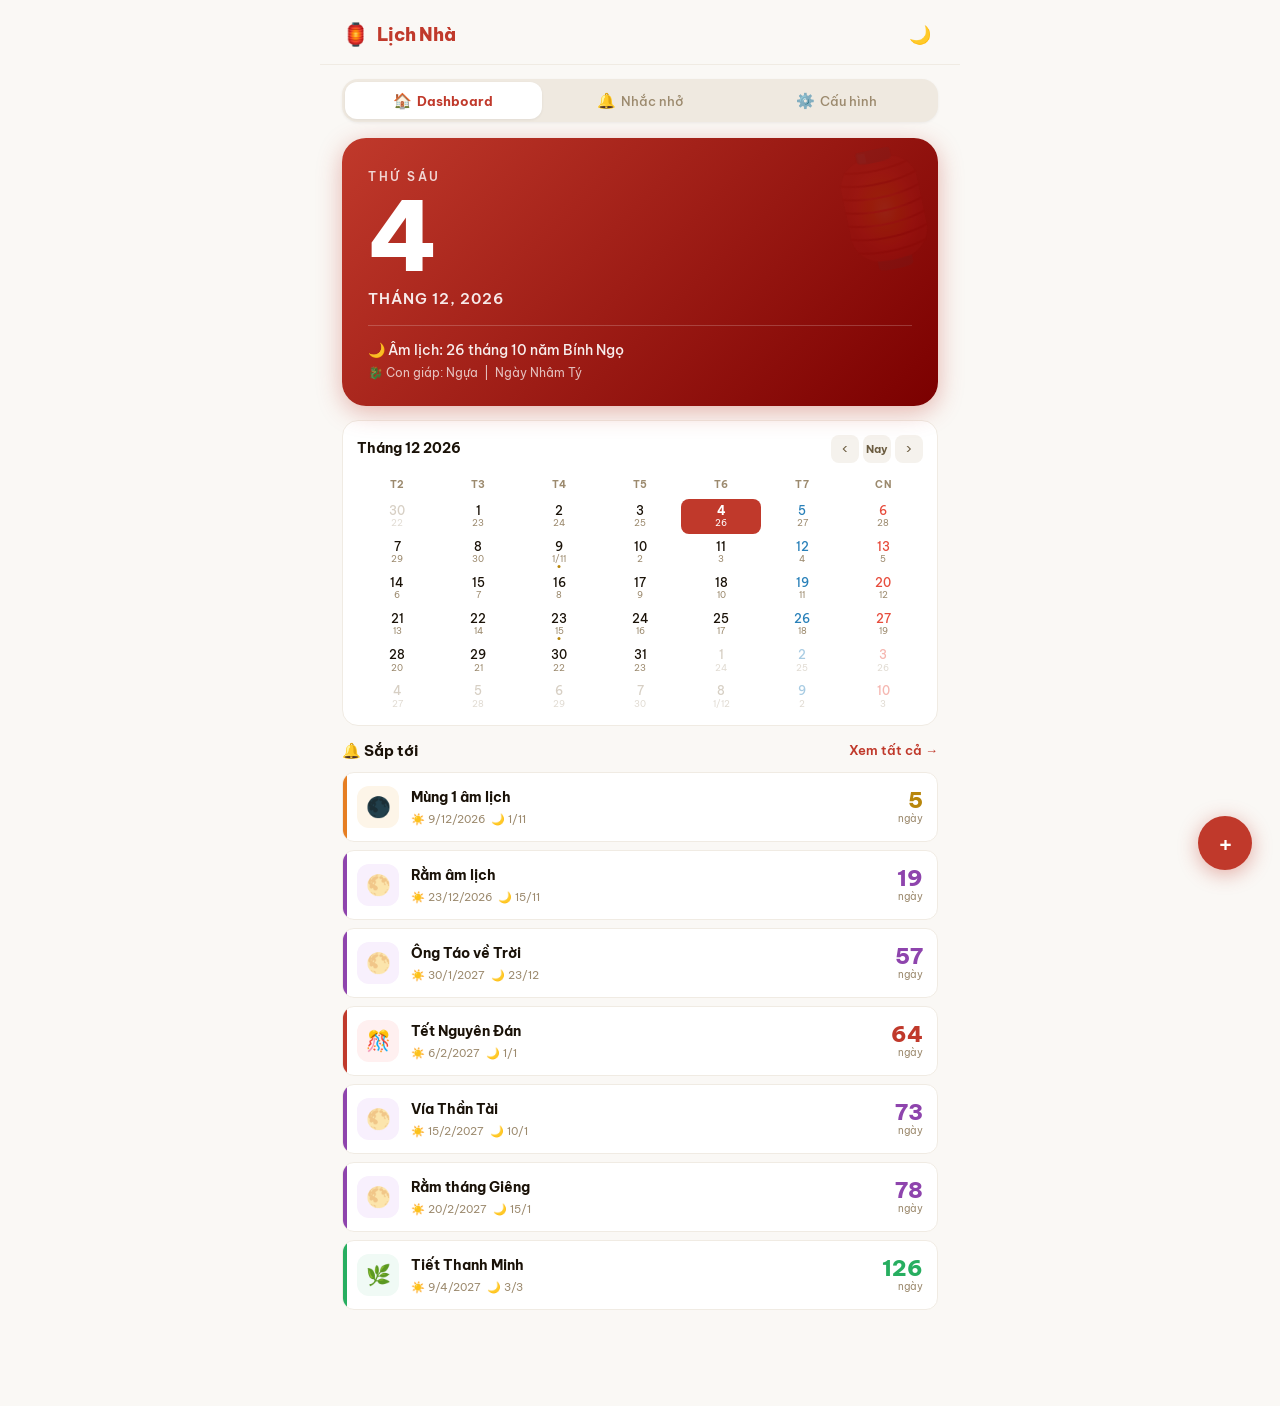
<file: index.html>
<!DOCTYPE html>
<html lang="vi" data-theme="light">
<head>
  <meta charset="UTF-8" />
  <meta name="viewport" content="width=device-width, initial-scale=1.0, viewport-fit=cover" />
  <meta name="description" content="Lịch Nhà – Ứng dụng theo dõi ngày dương lịch, âm lịch và quản lý các ngày quan trọng trong gia đình Việt Nam." />
  <meta name="theme-color" content="#c0392b" media="(prefers-color-scheme: light)" />
  <meta name="theme-color" content="#0f0d0a" media="(prefers-color-scheme: dark)" />
  <meta name="apple-mobile-web-app-capable" content="yes" />
  <meta name="apple-mobile-web-app-title" content="Lịch Nhà" />
  <title>Lịch Nhà – Lịch Âm Việt Nam</title>
  <link rel="preconnect" href="https://fonts.googleapis.com" />
  <link rel="preconnect" href="https://fonts.gstatic.com" crossorigin />
  <link href="https://fonts.googleapis.com/css2?family=Be+Vietnam+Pro:ital,wght@0,300;0,400;0,500;0,600;0,700;0,800;1,400&display=swap" rel="stylesheet" />
  <style>
/* =============================================
   LỊCH NHÀ – Design System & Components
   ============================================= */
:root {
  --bg-primary:#faf8f5;--bg-secondary:#fff;--bg-card:#fff;--bg-card-hover:#f7f4ef;
  --bg-overlay:rgba(0,0,0,.4);--bg-input:#f5f2ed;--bg-tab:#efe9e0;--bg-tab-active:#fff;
  --text-primary:#1a1208;--text-secondary:#6b5c40;--text-muted:#9c8a6e;--text-on-accent:#fff;
  --accent:#c0392b;--accent-light:#fdf0ee;--accent-hover:#a93226;
  --gold:#b8860b;--gold-light:#fdf8e6;--gold-hover:#9a7209;
  --border:#e6dfd4;--border-light:#f0ebe3;
  --shadow-sm:0 1px 3px rgba(0,0,0,.06);--shadow-md:0 4px 16px rgba(0,0,0,.08);--shadow-lg:0 8px 32px rgba(0,0,0,.12);
  --cat-gio:#c0392b;--cat-gio-bg:#fdf0ee;
  --cat-rang:#8e44ad;--cat-rang-bg:#f8f0fd;
  --cat-mung:#e67e22;--cat-mung-bg:#fdf5e8;
  --cat-tet:#c0392b;--cat-tet-bg:#fff0f0;
  --cat-trung-thu:#f39c12;--cat-trung-thu-bg:#fef9e7;
  --cat-vu-lan:#8e44ad;--cat-vu-lan-bg:#f8f0fd;
  --cat-thanh-minh:#27ae60;--cat-thanh-minh-bg:#f0faf5;
  --cat-doan-ngo:#e74c3c;--cat-doan-ngo-bg:#fff2f1;
  --cat-giadinh:#2980b9;--cat-giadinh-bg:#edf5fb;
  --cat-khac:#7f8c8d;--cat-khac-bg:#f5f6fa;
  --radius-sm:8px;--radius-md:12px;--radius-lg:16px;--radius-xl:24px;--radius-full:9999px;
  --t:.2s ease;--ts:.35s ease;
}
[data-theme="dark"] {
  --bg-primary:#0f0d0a;--bg-secondary:#1a1611;--bg-card:#221e18;--bg-card-hover:#2a2520;
  --bg-overlay:rgba(0,0,0,.6);--bg-input:#2a2520;--bg-tab:#1a1611;--bg-tab-active:#221e18;
  --text-primary:#f5f0e8;--text-secondary:#c4a882;--text-muted:#8a7660;
  --accent:#e74c3c;--accent-light:#2d1512;--accent-hover:#c0392b;
  --gold:#d4a017;--gold-light:#2a2010;--gold-hover:#b8860b;
  --border:#35302a;--border-light:#2a2520;
  --shadow-sm:0 1px 3px rgba(0,0,0,.3);--shadow-md:0 4px 16px rgba(0,0,0,.4);--shadow-lg:0 8px 32px rgba(0,0,0,.5);
  --cat-gio-bg:#2d1512;--cat-rang-bg:#1e1228;--cat-mung-bg:#2a1a08;--cat-tet-bg:#2d1010;
  --cat-trung-thu-bg:#2a2008;--cat-vu-lan-bg:#1e1228;--cat-thanh-minh-bg:#0e2018;
  --cat-doan-ngo-bg:#2d1010;--cat-giadinh-bg:#0c1e2d;--cat-khac-bg:#1a1e20;
}
*,*::before,*::after{box-sizing:border-box;margin:0;padding:0}
html{scroll-behavior:smooth;-webkit-text-size-adjust:100%}
body{font-family:'Be Vietnam Pro',-apple-system,BlinkMacSystemFont,sans-serif;background:var(--bg-primary);color:var(--text-primary);line-height:1.5;min-height:100dvh;transition:background var(--ts),color var(--ts)}
a{color:inherit;text-decoration:none}
button{font-family:inherit}
input,select,textarea{font-family:inherit}

/* Loading */
.loading-screen{position:fixed;inset:0;display:flex;flex-direction:column;align-items:center;justify-content:center;background:var(--bg-primary);gap:16px;z-index:9999}
.loading-logo{font-size:64px;animation:pulse 1.5s ease-in-out infinite}
.loading-screen p{color:var(--text-secondary);font-size:16px}
@keyframes pulse{0%,100%{transform:scale(1);opacity:1}50%{transform:scale(1.1);opacity:.7}}

/* Layout */
#app{display:flex;flex-direction:column;min-height:100dvh}
.app-container{display:flex;flex-direction:column;max-width:640px;margin:0 auto;min-height:100dvh;width:100%;position:relative}

/* Header */
.app-header{display:flex;align-items:center;justify-content:space-between;padding:14px 18px 10px;position:sticky;top:0;z-index:100;background:var(--bg-primary);border-bottom:1px solid var(--border-light);backdrop-filter:blur(12px);-webkit-backdrop-filter:blur(12px)}
.app-logo{display:flex;align-items:center;gap:8px;font-weight:800;font-size:18px;color:var(--accent);letter-spacing:-0.3px}
.app-logo-icon{font-size:22px}
.header-actions{display:flex;align-items:center;gap:6px}
.btn-icon{width:36px;height:36px;border:none;background:transparent;color:var(--text-secondary);border-radius:var(--radius-full);cursor:pointer;display:flex;align-items:center;justify-content:center;font-size:18px;transition:background var(--t),color var(--t)}
.btn-icon:hover{background:var(--border);color:var(--text-primary)}

/* Tab Bar */
.tab-bar{display:flex;background:var(--bg-tab);border-radius:var(--radius-lg);padding:3px;margin:12px 16px 0;position:sticky;top:61px;z-index:99;box-shadow:var(--shadow-sm)}
.tab-btn{flex:1;display:flex;align-items:center;justify-content:center;gap:5px;padding:9px 6px;border:none;background:transparent;color:var(--text-muted);border-radius:var(--radius-md);cursor:pointer;font-size:13px;font-weight:500;transition:all var(--t);white-space:nowrap;position:relative}
.tab-btn.active{background:var(--bg-tab-active);color:var(--accent);font-weight:700;box-shadow:var(--shadow-sm)}
.tab-btn:hover:not(.active){color:var(--text-primary);background:var(--border-light)}
.tab-icon{font-size:15px}
.tab-badge{background:var(--accent);color:#fff;border-radius:var(--radius-full);padding:1px 5px;font-size:10px;font-weight:700;line-height:1.4}

/* Content */
.tab-content{display:none;flex:1;padding:14px 16px}
.tab-content.active{display:block;animation:fadeIn .25s ease}
@keyframes fadeIn{from{opacity:0}to{opacity:1}}
@keyframes slideUp{from{opacity:0;transform:translateY(10px)}to{opacity:1;transform:translateY(0)}}

/* Today Hero */
.today-hero{background:linear-gradient(135deg,var(--accent) 0%,#7b0000 100%);border-radius:var(--radius-xl);padding:26px 22px 22px;color:#fff;position:relative;overflow:hidden;margin-bottom:14px;box-shadow:0 6px 24px rgba(192,57,43,.35)}
.today-hero::before{content:'🏮';position:absolute;right:-14px;top:-14px;font-size:110px;opacity:.08;transform:rotate(-12deg);pointer-events:none;user-select:none}
.today-hero-inner{position:relative;z-index:1}
.today-dow{font-size:12px;font-weight:600;letter-spacing:2.5px;text-transform:uppercase;opacity:.8;margin-bottom:2px}
.today-day{font-size:84px;font-weight:800;line-height:1;margin:2px 0 4px;letter-spacing:-3px}
.today-month{font-size:15px;font-weight:600;opacity:.9;letter-spacing:1px;text-transform:uppercase}
.today-divider{height:1px;background:rgba(255,255,255,.2);margin:14px 0}
.today-lunar{font-size:14px;font-weight:500;opacity:.92;margin-bottom:3px}
.today-canchhi{font-size:12px;opacity:.72}
.today-badges{display:flex;gap:7px;margin-top:12px;flex-wrap:wrap}
.today-badge{background:rgba(255,255,255,.18);backdrop-filter:blur(4px);border-radius:var(--radius-full);padding:4px 12px;font-size:11px;font-weight:600;color:#fff;border:1px solid rgba(255,255,255,.28)}
.today-badge.special{background:rgba(255,215,0,.28);border-color:rgba(255,215,0,.4)}

/* Selected Date Info */
.selected-date-info{background:var(--bg-card);border-radius:var(--radius-lg);padding:14px 16px;border:1px solid var(--border-light);margin-bottom:14px;animation:slideUp .2s ease;display:none}
.selected-date-info.show{display:block}
.sdi-solar{font-weight:700;font-size:16px;color:var(--text-primary)}
.sdi-lunar{font-size:13px;color:var(--text-secondary);margin-top:3px}
.sdi-canchhi{font-size:12px;color:var(--text-muted);margin-top:2px}

/* Mini Calendar */
.mini-calendar{background:var(--bg-card);border-radius:var(--radius-lg);padding:14px 14px 10px;border:1px solid var(--border-light);margin-bottom:14px}
.mini-cal-header{display:flex;align-items:center;justify-content:space-between;margin-bottom:10px}
.mini-cal-title{font-weight:700;font-size:14px;color:var(--text-primary)}
.mini-cal-nav{display:flex;gap:4px}
.mini-cal-nav button{width:28px;height:28px;border:none;background:var(--bg-input);border-radius:var(--radius-sm);cursor:pointer;color:var(--text-secondary);font-size:14px;transition:background var(--t)}
.mini-cal-nav button:hover{background:var(--border)}
.mini-cal-grid{display:grid;grid-template-columns:repeat(7,1fr);gap:1px}
.mini-cal-dow{text-align:center;font-size:10px;font-weight:700;color:var(--text-muted);padding:4px 0 6px;text-transform:uppercase;letter-spacing:.5px}
.mini-cal-day{text-align:center;padding:5px 1px;border-radius:var(--radius-sm);cursor:pointer;transition:background var(--t);position:relative}
.mini-cal-day:hover{background:var(--bg-input)}
.mini-cal-day .solar{font-size:12px;font-weight:500;color:var(--text-primary);line-height:1.2}
.mini-cal-day .lunar-tiny{font-size:9px;color:var(--text-muted);line-height:1.2}
.mini-cal-day.today{background:var(--accent)!important}
.mini-cal-day.today .solar{color:#fff;font-weight:700}
.mini-cal-day.today .lunar-tiny{color:rgba(255,255,255,.75)}
.mini-cal-day.selected:not(.today){background:var(--accent-light)}
.mini-cal-day.selected:not(.today) .solar{color:var(--accent);font-weight:700}
.mini-cal-day.other-month .solar{color:var(--text-muted);opacity:.4}
.mini-cal-day.other-month .lunar-tiny{opacity:.3}
.mini-cal-day.has-event::after{content:'';position:absolute;bottom:2px;left:50%;transform:translateX(-50%);width:3px;height:3px;border-radius:50%;background:var(--gold)}
.mini-cal-day.sunday .solar{color:#e74c3c}
.mini-cal-day.saturday .solar{color:#2980b9}
.mini-cal-day.today .solar,.mini-cal-day.today .lunar-tiny{color:#fff!important}

/* Section Header */
.section-header{display:flex;align-items:center;justify-content:space-between;margin-bottom:10px;margin-top:4px}
.section-title{font-size:15px;font-weight:700;color:var(--text-primary);display:flex;align-items:center;gap:7px}
.section-link{font-size:13px;color:var(--accent);cursor:pointer;font-weight:600}
.section-link:hover{opacity:.8}

/* Event Cards */
.events-list{display:flex;flex-direction:column;gap:8px}
.event-card{display:flex;align-items:center;gap:12px;background:var(--bg-card);border-radius:var(--radius-md);padding:13px 14px;border:1px solid var(--border-light);cursor:pointer;transition:all var(--t);position:relative;overflow:hidden;animation:slideUp .3s ease both}
.event-card::before{content:'';position:absolute;left:0;top:0;bottom:0;width:3.5px;border-radius:3.5px 0 0 3.5px}
.event-card:hover{box-shadow:var(--shadow-md);transform:translateY(-1px)}
.event-card:active{transform:translateY(0)}
.event-dot{width:42px;height:42px;border-radius:var(--radius-md);display:flex;align-items:center;justify-content:center;font-size:20px;flex-shrink:0}
.event-info{flex:1;min-width:0}
.event-name{font-weight:700;font-size:14px;color:var(--text-primary);margin-bottom:3px;white-space:nowrap;overflow:hidden;text-overflow:ellipsis}
.event-dates{font-size:11px;color:var(--text-muted)}
.event-countdown{text-align:right;flex-shrink:0}
.event-days{font-size:22px;font-weight:800;line-height:1}
.event-days-label{font-size:10px;color:var(--text-muted)}
.event-today{font-size:11px;font-weight:700;color:var(--accent);background:var(--accent-light);padding:4px 8px;border-radius:var(--radius-full);white-space:nowrap}
.event-soon{font-size:11px;font-weight:700;color:var(--gold);background:var(--gold-light);padding:4px 8px;border-radius:var(--radius-full);white-space:nowrap}

/* Category-specific event card styles */
.cat-gio::before{background:var(--cat-gio)}.cat-gio .event-dot{background:var(--cat-gio-bg)}.cat-gio .event-days{color:var(--cat-gio)}
.cat-rang::before{background:var(--cat-rang)}.cat-rang .event-dot{background:var(--cat-rang-bg)}.cat-rang .event-days{color:var(--cat-rang)}
.cat-mung::before{background:var(--cat-mung)}.cat-mung .event-dot{background:var(--cat-mung-bg)}.cat-mung .event-days{color:var(--cat-mung)}
.cat-tet::before{background:var(--cat-tet)}.cat-tet .event-dot{background:var(--cat-tet-bg)}.cat-tet .event-days{color:var(--cat-tet)}
.cat-trung-thu::before{background:var(--cat-trung-thu)}.cat-trung-thu .event-dot{background:var(--cat-trung-thu-bg)}.cat-trung-thu .event-days{color:var(--cat-trung-thu)}
.cat-vu-lan::before{background:var(--cat-vu-lan)}.cat-vu-lan .event-dot{background:var(--cat-vu-lan-bg)}.cat-vu-lan .event-days{color:var(--cat-vu-lan)}
.cat-thanh-minh::before{background:var(--cat-thanh-minh)}.cat-thanh-minh .event-dot{background:var(--cat-thanh-minh-bg)}.cat-thanh-minh .event-days{color:var(--cat-thanh-minh)}
.cat-doan-ngo::before{background:var(--cat-doan-ngo)}.cat-doan-ngo .event-dot{background:var(--cat-doan-ngo-bg)}.cat-doan-ngo .event-days{color:var(--cat-doan-ngo)}
.cat-giadinh::before{background:var(--cat-giadinh)}.cat-giadinh .event-dot{background:var(--cat-giadinh-bg)}.cat-giadinh .event-days{color:var(--cat-giadinh)}
.cat-khac::before{background:var(--cat-khac)}.cat-khac .event-dot{background:var(--cat-khac-bg)}.cat-khac .event-days{color:var(--cat-khac)}

/* Reminder cards */
.reminders-search{display:flex;gap:8px;margin-bottom:12px}
.search-input{flex:1;padding:10px 14px;background:var(--bg-input);border:1.5px solid var(--border);border-radius:var(--radius-full);color:var(--text-primary);font-size:14px;outline:none;transition:border-color var(--t)}
.search-input:focus{border-color:var(--accent)}
.search-input::placeholder{color:var(--text-muted)}
.filter-row{display:flex;gap:7px;margin-bottom:12px;overflow-x:auto;padding-bottom:2px;scrollbar-width:none}
.filter-row::-webkit-scrollbar{display:none}
.filter-chip{padding:6px 13px;border-radius:var(--radius-full);border:1.5px solid var(--border);background:transparent;color:var(--text-secondary);font-size:12px;font-weight:500;cursor:pointer;white-space:nowrap;transition:all var(--t)}
.filter-chip.active{background:var(--accent);border-color:var(--accent);color:#fff}
.filter-chip:hover:not(.active){border-color:var(--accent);color:var(--accent)}

.reminder-card{background:var(--bg-card);border-radius:var(--radius-lg);padding:14px;border:1px solid var(--border-light);margin-bottom:8px;transition:box-shadow var(--t);position:relative;overflow:hidden;animation:slideUp .3s ease both}
.reminder-card::before{content:'';position:absolute;left:0;top:0;bottom:0;width:3.5px;border-radius:3.5px 0 0 3.5px}
.reminder-card:hover{box-shadow:var(--shadow-md)}
.reminder-header{display:flex;align-items:flex-start;justify-content:space-between;gap:8px}
.reminder-name{font-weight:700;font-size:14px;color:var(--text-primary);margin-bottom:5px}
.reminder-actions{display:flex;gap:4px;flex-shrink:0}
.btn-action{width:30px;height:30px;border:none;border-radius:var(--radius-sm);background:var(--bg-input);color:var(--text-secondary);cursor:pointer;display:flex;align-items:center;justify-content:center;font-size:14px;transition:all var(--t)}
.btn-action:hover{background:var(--border);color:var(--text-primary)}
.btn-action.delete:hover{background:#fdf0ee;color:#e74c3c}
.reminder-meta{display:flex;flex-wrap:wrap;gap:6px;margin-bottom:6px}
.reminder-tag{display:inline-flex;align-items:center;gap:4px;padding:3px 9px;border-radius:var(--radius-full);font-size:11px;font-weight:600}
.reminder-date-row{font-size:12px;color:var(--text-muted);line-height:1.5}
.reminder-note{font-size:12px;color:var(--text-muted);margin-top:4px;font-style:italic}
.reminder-repeat{font-size:11px;color:var(--gold);font-weight:600}

.tag-gio{background:var(--cat-gio-bg);color:var(--cat-gio)}
.tag-rang{background:var(--cat-rang-bg);color:var(--cat-rang)}
.tag-mung{background:var(--cat-mung-bg);color:var(--cat-mung)}
.tag-tet{background:var(--cat-tet-bg);color:var(--cat-tet)}
.tag-trung-thu{background:var(--cat-trung-thu-bg);color:var(--cat-trung-thu)}
.tag-vu-lan{background:var(--cat-vu-lan-bg);color:var(--cat-vu-lan)}
.tag-thanh-minh{background:var(--cat-thanh-minh-bg);color:var(--cat-thanh-minh)}
.tag-doan-ngo{background:var(--cat-doan-ngo-bg);color:var(--cat-doan-ngo)}
.tag-giadinh{background:var(--cat-giadinh-bg);color:var(--cat-giadinh)}
.tag-khac{background:var(--cat-khac-bg);color:var(--cat-khac)}

/* Empty state */
.empty-state{text-align:center;padding:40px 20px;color:var(--text-muted)}
.empty-state-icon{font-size:52px;margin-bottom:14px;opacity:.6}
.empty-state-title{font-size:17px;font-weight:700;margin-bottom:7px;color:var(--text-secondary)}
.empty-state-desc{font-size:14px;line-height:1.6}

/* FAB */
.fab{position:fixed;bottom:24px;right:20px;width:54px;height:54px;background:var(--accent);color:#fff;border:none;border-radius:var(--radius-full);font-size:28px;cursor:pointer;display:flex;align-items:center;justify-content:center;box-shadow:0 4px 20px rgba(192,57,43,.4);transition:all var(--t);z-index:200}
.fab:hover{background:var(--accent-hover);transform:scale(1.08)}
.fab:active{transform:scale(.95)}

/* Modal */
.modal-backdrop{position:fixed;inset:0;background:var(--bg-overlay);z-index:500;display:flex;align-items:flex-end;justify-content:center;opacity:0;pointer-events:none;transition:opacity var(--ts);backdrop-filter:blur(4px);-webkit-backdrop-filter:blur(4px)}
.modal-backdrop.open{opacity:1;pointer-events:all}
.modal{background:var(--bg-card);border-radius:var(--radius-xl) var(--radius-xl) 0 0;padding:0 0 env(safe-area-inset-bottom,0);width:100%;max-width:640px;max-height:92dvh;overflow-y:auto;transform:translateY(100%);transition:transform var(--ts);-webkit-overflow-scrolling:touch}
.modal-backdrop.open .modal{transform:translateY(0)}
.modal-handle{width:40px;height:4px;border-radius:2px;background:var(--border);margin:10px auto 0}
.modal-header{display:flex;align-items:center;justify-content:space-between;padding:14px 18px;border-bottom:1px solid var(--border-light);position:sticky;top:0;background:var(--bg-card);z-index:1}
.modal-title{font-size:17px;font-weight:700;color:var(--text-primary)}
.modal-close{width:34px;height:34px;border:none;background:var(--bg-input);border-radius:var(--radius-full);cursor:pointer;color:var(--text-secondary);display:flex;align-items:center;justify-content:center;font-size:17px;transition:background var(--t)}
.modal-close:hover{background:var(--border)}
.modal-body{padding:18px}
.modal-footer{display:flex;gap:10px;padding:14px 18px;border-top:1px solid var(--border-light)}
.modal-footer .btn{flex:1}

/* Form */
.form-group{margin-bottom:14px}
.form-label{display:block;font-size:12px;font-weight:700;color:var(--text-secondary);margin-bottom:6px;text-transform:uppercase;letter-spacing:.5px}
.form-input,.form-select,.form-textarea{width:100%;padding:11px 13px;background:var(--bg-input);border:1.5px solid var(--border);border-radius:var(--radius-md);color:var(--text-primary);font-size:14px;outline:none;transition:border-color var(--t);-webkit-appearance:none;appearance:none}
.form-input:focus,.form-select:focus,.form-textarea:focus{border-color:var(--accent);background:var(--bg-secondary)}
.form-textarea{resize:vertical;min-height:76px}
.form-select{cursor:pointer;background-image:url("data:image/svg+xml,%3Csvg xmlns='http://www.w3.org/2000/svg' width='12' height='8'%3E%3Cpath d='M1 1l5 5 5-5' stroke='%236b5c40' stroke-width='1.5' fill='none' stroke-linecap='round'/%3E%3C/svg%3E");background-repeat:no-repeat;background-position:right 12px center;padding-right:32px}
.form-row{display:grid;grid-template-columns:1fr 1fr;gap:10px}
.form-hint{font-size:11px;color:var(--text-muted);margin-top:4px}
.form-converted{padding:10px 13px;background:var(--gold-light);border-radius:var(--radius-md);border:1px solid var(--gold);font-size:13px;color:var(--gold-hover);font-weight:500;margin-top:8px;display:none}
.form-converted.show{display:block}
.form-toggle{display:flex;align-items:center;justify-content:space-between;padding:11px 13px;background:var(--bg-input);border-radius:var(--radius-md);cursor:pointer;border:1.5px solid var(--border);transition:border-color var(--t)}
.form-toggle:hover{border-color:var(--text-muted)}
.form-toggle-label{font-size:14px;font-weight:500;color:var(--text-primary)}
.toggle-switch{width:42px;height:23px;border-radius:12px;background:var(--border);position:relative;transition:background var(--t);flex-shrink:0}
.toggle-switch.on{background:var(--accent)}
.toggle-switch::after{content:'';position:absolute;top:3px;left:3px;width:17px;height:17px;border-radius:50%;background:#fff;transition:transform var(--t);box-shadow:0 1px 3px rgba(0,0,0,.2)}
.toggle-switch.on::after{transform:translateX(19px)}
.select-group{display:flex;gap:7px;flex-wrap:wrap}
.select-opt{padding:7px 14px;border-radius:var(--radius-full);border:1.5px solid var(--border);background:transparent;color:var(--text-secondary);font-size:13px;font-weight:500;cursor:pointer;transition:all var(--t)}
.select-opt.active{background:var(--gold);border-color:var(--gold);color:#fff}
.select-opt:hover:not(.active){border-color:var(--text-muted);color:var(--text-primary)}

/* Buttons */
.btn{display:inline-flex;align-items:center;justify-content:center;gap:7px;padding:11px 18px;border-radius:var(--radius-md);font-size:14px;font-weight:600;border:none;cursor:pointer;transition:all var(--t);white-space:nowrap}
.btn-primary{background:var(--accent);color:#fff}
.btn-primary:hover{background:var(--accent-hover)}
.btn-secondary{background:var(--bg-input);color:var(--text-primary);border:1.5px solid var(--border)}
.btn-secondary:hover{border-color:var(--accent);color:var(--accent)}
.btn-gold{background:var(--gold);color:#fff}
.btn-gold:hover{background:var(--gold-hover)}
.btn-danger{background:#fdf0ee;color:#e74c3c}
.btn-danger:hover{background:#e74c3c;color:#fff}
.btn-sm{padding:7px 13px;font-size:12px}
.btn-full{width:100%}

/* Config */
.config-section{margin-bottom:22px}
.config-section-title{font-size:11px;font-weight:700;letter-spacing:1.2px;text-transform:uppercase;color:var(--text-muted);margin-bottom:10px;padding-left:2px}
.config-card{background:var(--bg-card);border-radius:var(--radius-lg);border:1px solid var(--border-light);overflow:hidden}
.config-item{display:flex;align-items:center;justify-content:space-between;gap:12px;padding:13px 15px;border-bottom:1px solid var(--border-light);transition:background var(--t)}
.config-item:last-child{border-bottom:none}
.config-item:hover{background:var(--bg-card-hover)}
.config-item-left{flex:1;min-width:0}
.config-item-label{font-size:14px;font-weight:600;color:var(--text-primary);display:flex;align-items:center;gap:7px;margin-bottom:2px}
.config-item-desc{font-size:12px;color:var(--text-muted)}
.theme-selector{display:flex;gap:6px;flex-wrap:wrap}
.theme-btn{padding:6px 12px;border-radius:var(--radius-full);border:1.5px solid var(--border);background:transparent;color:var(--text-secondary);font-size:12px;font-weight:600;cursor:pointer;transition:all var(--t)}
.theme-btn.active{background:var(--accent);border-color:var(--accent);color:#fff}
.config-select{padding:6px 10px;border-radius:var(--radius-sm);background:var(--bg-input);border:1.5px solid var(--border);color:var(--text-primary);font-size:13px;outline:none;cursor:pointer;-webkit-appearance:none;appearance:none}
.config-select:focus{border-color:var(--accent)}

/* Share section */
.share-section{background:linear-gradient(135deg,var(--gold-light),var(--accent-light));border-radius:var(--radius-lg);padding:18px;border:1px solid var(--border-light)}
.share-title{font-size:15px;font-weight:700;margin-bottom:5px;color:var(--text-primary)}
.share-desc{font-size:13px;color:var(--text-secondary);margin-bottom:12px;line-height:1.5}
.share-url{background:var(--bg-input);border-radius:var(--radius-md);padding:9px 12px;font-size:11px;color:var(--text-muted);font-family:monospace;margin-bottom:10px;word-break:break-all;border:1px solid var(--border)}
.share-buttons{display:flex;gap:8px;flex-wrap:wrap}

/* Detail modal */
.detail-hero{background:var(--accent-light);border-radius:var(--radius-lg);padding:20px;margin-bottom:14px;text-align:center;border:1px solid var(--border-light)}
.detail-countdown{font-size:52px;font-weight:800;color:var(--accent);line-height:1}
.detail-countdown-label{font-size:14px;color:var(--text-secondary);margin-top:4px}
.detail-dates-grid{display:grid;grid-template-columns:1fr 1fr;gap:10px;margin-top:14px}
.detail-date-box{background:var(--bg-card);border-radius:var(--radius-md);padding:11px;border:1px solid var(--border-light);text-align:left}
.detail-date-label{font-size:10px;font-weight:700;text-transform:uppercase;letter-spacing:1px;color:var(--text-muted);margin-bottom:4px}
.detail-date-value{font-size:14px;font-weight:700;color:var(--text-primary)}
.detail-date-sub{font-size:11px;color:var(--text-muted);margin-top:2px}
.detail-section-label{font-size:11px;font-weight:700;color:var(--text-muted);text-transform:uppercase;letter-spacing:1px;margin-bottom:7px}
.detail-info-box{font-size:13px;color:var(--text-secondary);line-height:1.6;padding:12px;background:var(--bg-input);border-radius:var(--radius-md);margin-bottom:12px}
.detail-tags{display:flex;gap:7px;flex-wrap:wrap;margin-bottom:12px}

/* Toast */
.toast{position:fixed;top:76px;left:50%;transform:translateX(-50%) translateY(-16px);background:var(--text-primary);color:var(--bg-primary);padding:9px 18px;border-radius:var(--radius-full);font-size:13px;font-weight:600;z-index:9999;opacity:0;transition:all var(--t);white-space:nowrap;pointer-events:none;box-shadow:var(--shadow-lg);max-width:calc(100vw - 32px);text-overflow:ellipsis;overflow:hidden}
.toast.show{opacity:1;transform:translateX(-50%) translateY(0)}

/* Notification toggle button */
.btn-notify{width:30px;height:30px;border:none;border-radius:var(--radius-sm);background:var(--bg-input);color:var(--text-muted);cursor:pointer;display:flex;align-items:center;justify-content:center;font-size:14px;transition:all var(--t)}
.btn-notify:hover{background:var(--border);color:var(--text-primary)}
.btn-notify.on{background:var(--gold-light);color:var(--gold)}
.btn-notify.on:hover{background:var(--gold);color:#fff}

/* Telegram config */
.tg-status{display:inline-flex;align-items:center;gap:5px;padding:4px 10px;border-radius:var(--radius-full);font-size:11px;font-weight:600}
.tg-status.connected{background:#e8f5e9;color:#2e7d32}
.tg-status.disconnected{background:#fdf0ee;color:#e74c3c}
[data-theme="dark"] .tg-status.connected{background:#1b3a1b;color:#66bb6a}
[data-theme="dark"] .tg-status.disconnected{background:#3a1515;color:#ef5350}
.tg-test-btn{margin-top:8px}

/* Scrollbar */
::-webkit-scrollbar{width:5px;height:5px}
::-webkit-scrollbar-track{background:transparent}
::-webkit-scrollbar-thumb{background:var(--border);border-radius:3px}

/* Responsive */
@media(min-width:640px){
  .app-header{padding:16px 22px 12px}
  .tab-bar{margin:14px 22px 0}
  .tab-content{padding:16px 22px}
  .today-hero{padding:30px 26px 24px}
  .today-day{font-size:96px}
  .fab{bottom:30px;right:28px}
}

/* Spacer */
.spacer{height:80px}
  </style>
</head>
<body>
<div id="app">
  <div class="loading-screen">
    <div class="loading-logo">🏮</div>
    <p>Đang tải Lịch Nhà...</p>
  </div>
</div>
<div class="toast" id="global-toast"></div>

<script>
'use strict';
// ============================================================
// VIETNAMESE LUNAR CALENDAR – Ho Ngoc Duc's Algorithm (UTC+7)
// ============================================================
const PI = Math.PI;
const TZ = 7;

function jdFromDate(dd,mm,yy){
  const a=Math.floor((14-mm)/12),y=yy+4800-a,m=mm+12*a-3;
  let jd=dd+Math.floor((153*m+2)/5)+365*y+Math.floor(y/4)-Math.floor(y/100)+Math.floor(y/400)-32045;
  if(jd<2299161)jd=dd+Math.floor((153*m+2)/5)+365*y+Math.floor(y/4)-32083;
  return jd;
}
function jdToDate(jd){
  let a,b,c;
  if(jd>2299160){a=jd+32044;b=Math.floor((4*a+3)/146097);c=a-Math.floor(b*146097/4);}
  else{b=0;c=jd+32082;}
  const d=Math.floor((4*c+3)/1461),e=c-Math.floor(1461*d/4),m=Math.floor((5*e+2)/153);
  return[e-Math.floor((153*m+2)/5)+1,m+3-12*Math.floor(m/10),b*100+d-4800+Math.floor(m/10)];
}
function newMoon(k){
  const T=k/1236.85,T2=T*T,T3=T2*T,dr=PI/180;
  let Jd=2415020.75933+29.53058868*k+0.0001178*T2-0.000000155*T3;
  Jd+=0.00033*Math.sin((166.56+132.87*T-0.009173*T2)*dr);
  const M=359.2242+29.10535608*k-0.0000333*T2-0.00000347*T3;
  const Mpr=306.0253+385.81691806*k+0.0107306*T2+0.00001236*T3;
  const F=21.2964+390.67050646*k-0.0016528*T2-0.00000239*T3;
  let C=(0.1734-0.000393*T)*Math.sin(M*dr)+0.0021*Math.sin(2*M*dr);
  C-=0.4068*Math.sin(Mpr*dr)-0.0161*Math.sin(2*Mpr*dr)+0.0004*Math.sin(3*Mpr*dr);
  C+=0.0104*Math.sin(2*F*dr)-0.0051*Math.sin((M+Mpr)*dr)-0.0074*Math.sin((M-Mpr)*dr);
  C+=0.0004*Math.sin((2*F+M)*dr)-0.0004*Math.sin((2*F-M)*dr)-0.0006*Math.sin((2*F+Mpr)*dr);
  C+=0.001*Math.sin((2*F-Mpr)*dr)+0.0005*Math.sin((M+2*Mpr)*dr);
  const dt=T<-11?0.001+0.000839*T+0.0002261*T2-0.00000845*T3-0.000000081*T*T3:-0.000278+0.000265*T+0.000262*T2;
  return Jd+C-dt;
}
function sunLng(jdn){
  const T=(jdn-2451545)/36525,T2=T*T,dr=PI/180;
  const M=357.5291+35999.0503*T-0.0001559*T2-0.00000048*T*T2;
  const L0=280.46646+36000.76983*T+0.0003032*T2;
  const DL=(1.9146-0.004817*T-0.000014*T2)*Math.sin(M*dr)+(0.019993-0.000101*T)*Math.sin(2*M*dr)+0.00029*Math.sin(3*M*dr);
  let L=(L0+DL)*dr;L-=PI*2*Math.floor(L/(PI*2));return L;
}
function getSunLng(dayNum,tz){return Math.floor(sunLng(dayNum-0.5-tz/24)/PI*6);}
function getNMDay(k,tz){return Math.floor(newMoon(k)+0.5+tz/24);}
function getLM11(yy,tz){
  const off=jdFromDate(31,12,yy)-2415021,k=Math.floor(off/29.530588853);
  let nm=getNMDay(k,tz);
  if(getSunLng(nm,tz)>=9)nm=getNMDay(k-1,tz);
  return nm;
}
function getLeapOff(a11,tz){
  const k=Math.floor((a11-2415021.076998695)/29.530588853+0.5);
  let last=0,i=1,arc=getSunLng(getNMDay(k+i,tz),tz);
  do{last=arc;i++;arc=getSunLng(getNMDay(k+i,tz),tz);}while(arc!==last&&i<14);
  return i-1;
}
function solar2Lunar(dd,mm,yy,tz=TZ){
  const jd=jdFromDate(dd,mm,yy),k=Math.floor((jd-2415021.076998695)/29.530588853);
  let ms=getNMDay(k+1,tz);if(ms>jd)ms=getNMDay(k,tz);
  let a11=getLM11(yy,tz),b11=a11,ly;
  if(a11>=ms){ly=yy;a11=getLM11(yy-1,tz);}else{ly=yy+1;b11=getLM11(yy+1,tz);}
  const ld=jd-ms+1,diff=Math.floor((ms-a11)/29);
  let leap=false,lm=diff+11;
  if(b11-a11>365){const lo=getLeapOff(a11,tz);if(diff>=lo){lm=diff+10;if(diff===lo)leap=true;}}
  if(lm>12)lm-=12;if(lm>=11&&diff<4)ly-=1;
  return{day:ld,month:lm,year:ly,leap,jd};
}
function lunar2Solar(ld,lm,ly,leap=false,tz=TZ){
  let a11,b11;
  if(lm<11){a11=getLM11(ly-1,tz);b11=getLM11(ly,tz);}
  else{a11=getLM11(ly,tz);b11=getLM11(ly+1,tz);}
  const k=Math.floor(0.5+(a11-2415021.076998695)/29.530588853);
  let off=lm-11;if(off<0)off+=12;
  if(b11-a11>365){
    const lo=getLeapOff(a11,tz);let lm2=lo-2;if(lm2<0)lm2+=12;
    if(leap&&lm!==lm2)return[0,0,0];
    else if(leap||off>=lo)off+=1;
  }
  return jdToDate(getNMDay(k+off,tz)+ld-1);
}

const CAN=['Giáp','Ất','Bính','Đinh','Mậu','Kỷ','Canh','Tân','Nhâm','Quý'];
const CHI=['Tý','Sửu','Dần','Mão','Thìn','Tị','Ngọ','Mùi','Thân','Dậu','Tuất','Hợi'];
const ANIMALS=['Chuột','Trâu','Hổ','Mèo','Rồng','Rắn','Ngựa','Dê','Khỉ','Gà','Chó','Heo'];

function canChi(y){return CAN[(y+6)%10]+' '+CHI[(y+8)%12];}
function dayCanChi(jd){return CAN[(jd+9)%10]+' '+CHI[(jd+1)%12];}
function animal(y){return ANIMALS[(y+8)%12];}

function todayVN(){
  const now=new Date(),vn=new Date(now.getTime()+TZ*3600000);
  return new Date(Date.UTC(vn.getUTCFullYear(),vn.getUTCMonth(),vn.getUTCDate()));
}
function lunarToday(){
  const t=todayVN();return solar2Lunar(t.getUTCDate(),t.getUTCMonth()+1,t.getUTCFullYear());
}
function nextSolar(ld,lm,leap=false){
  const t=todayVN(),cy=t.getUTCFullYear();
  for(let yo=0;yo<=2;yo++){
    const s=lunar2Solar(ld,lm,cy+yo,leap);
    if(s[0]===0)continue;
    const sd=new Date(Date.UTC(s[2],s[1]-1,s[0]));
    if(sd>=t)return sd;
  }
  const s=lunar2Solar(ld,lm,cy+1,leap);
  return s[0]?new Date(Date.UTC(s[2],s[1]-1,s[0])):new Date(Date.UTC(cy+1,lm-1,ld));
}
function daysUntil(date){
  return Math.ceil((date.getTime()-todayVN().getTime())/(864e5));
}
function fmtSolar(d){return`${d.getUTCDate()}/${d.getUTCMonth()+1}/${d.getUTCFullYear()}`;}

const DOWS=['Chủ Nhật','Thứ Hai','Thứ Ba','Thứ Tư','Thứ Năm','Thứ Sáu','Thứ Bảy'];
const MONTHS=['Tháng 1','Tháng 2','Tháng 3','Tháng 4','Tháng 5','Tháng 6','Tháng 7','Tháng 8','Tháng 9','Tháng 10','Tháng 11','Tháng 12'];

// ============================================================
// APP STATE
// ============================================================
const SK='lichNha_v2';
const DEFS=[
  {id:'d-tet',name:'Tết Nguyên Đán',cat:'tet',ld:1,lm:1,leap:false,repeat:true,note:'Năm mới âm lịch 🎊',isDef:true},
  {id:'d-rang1',name:'Rằm tháng Giêng',cat:'rang',ld:15,lm:1,leap:false,repeat:true,note:'Rằm đầu năm – Tết Thượng Nguyên 🌕',isDef:true},
  {id:'d-than-tai',name:'Vía Thần Tài',cat:'rang',ld:10,lm:1,leap:false,repeat:true,note:'Cúng Thần Tài mùng 10 🪙',isDef:true},
  {id:'d-thanh-minh',name:'Tiết Thanh Minh',cat:'thanh-minh',ld:3,lm:3,leap:false,repeat:true,note:'Tảo mộ tổ tiên 🌿',isDef:true},
  {id:'d-doan-ngo',name:'Tết Đoan Ngọ',cat:'doan-ngo',ld:5,lm:5,leap:false,repeat:true,note:'Giết sâu bọ mùng 5 tháng 5 🍑',isDef:true},
  {id:'d-vu-lan',name:'Lễ Vu Lan',cat:'vu-lan',ld:15,lm:7,leap:false,repeat:true,note:'Mùa báo hiếu – Rằm tháng 7 🌸',isDef:true},
  {id:'d-trung-thu',name:'Tết Trung Thu',cat:'trung-thu',ld:15,lm:8,leap:false,repeat:true,note:'Trăng rằm tháng 8 🥮',isDef:true},
  {id:'d-ong-tao',name:'Ông Táo về Trời',cat:'rang',ld:23,lm:12,leap:false,repeat:true,note:'Cúng ông Công ông Táo 🍜',isDef:true},
  {id:'d-mung1',name:'Mùng 1 âm lịch',cat:'mung',ld:1,lm:null,repeat:true,note:'Đầu tháng âm lịch 🕯️',isDef:true,everyMonth:true},
  {id:'d-rang',name:'Rằm âm lịch',cat:'rang',ld:15,lm:null,repeat:true,note:'Ngày trăng rằm hàng tháng 🌕',isDef:true,everyMonth:true},
];

function defaultState(){return{reminders:[...DEFS.map(d=>({...d,notify:true}))],settings:{theme:'light',showCanChi:true,showDefs:true,eventCount:7,weekStart:'mon',tgBotToken:'',tgChatId:'',tgEnabled:false,tgRemindDays:[0,1,3]}};}

let S=null;
try{const raw=localStorage.getItem(SK);if(raw)S=JSON.parse(raw);}catch(e){}
if(!S)S=defaultState();
// Ensure defaults exist
DEFS.forEach(def=>{if(!S.reminders.find(r=>r.id===def.id))S.reminders.unshift({...def,notify:true});});
// Ensure notify field exists on all reminders
S.reminders.forEach(r=>{if(r.notify===undefined)r.notify=true;});
// Ensure telegram settings exist
if(!S.settings.tgBotToken)S.settings.tgBotToken='';
if(!S.settings.tgChatId)S.settings.tgChatId='';
if(S.settings.tgEnabled===undefined)S.settings.tgEnabled=false;
if(!S.settings.tgRemindDays)S.settings.tgRemindDays=[0,1,3];

function save(){try{localStorage.setItem(SK,JSON.stringify(S));}catch(e){}}

// ============================================================
// CATEGORIES
// ============================================================
const CATS={
  gio:{label:'Giỗ',icon:'🪔',css:'cat-gio',tag:'tag-gio'},
  rang:{label:'Rằm / Lễ',icon:'🌕',css:'cat-rang',tag:'tag-rang'},
  mung:{label:'Mùng 1',icon:'🌑',css:'cat-mung',tag:'tag-mung'},
  tet:{label:'Tết',icon:'🎊',css:'cat-tet',tag:'tag-tet'},
  'trung-thu':{label:'Trung Thu',icon:'🥮',css:'cat-trung-thu',tag:'tag-trung-thu'},
  'vu-lan':{label:'Vu Lan',icon:'🌸',css:'cat-vu-lan',tag:'tag-vu-lan'},
  'thanh-minh':{label:'Thanh Minh',icon:'🌿',css:'cat-thanh-minh',tag:'tag-thanh-minh'},
  'doan-ngo':{label:'Đoan Ngọ',icon:'🍑',css:'cat-doan-ngo',tag:'tag-doan-ngo'},
  giadinh:{label:'Gia đình',icon:'👨‍👩‍👧‍👦',css:'cat-giadinh',tag:'tag-giadinh'},
  khac:{label:'Khác',icon:'📌',css:'cat-khac',tag:'tag-khac'},
};

// ============================================================
// COMPUTED EVENTS
// ============================================================
function computeNext(r){
  if(r.everyMonth){
    const t=todayVN(),cy=t.getUTCFullYear(),cm=t.getUTCMonth()+1;
    const lt=solar2Lunar(t.getUTCDate(),cm,cy);
    for(let o=0;o<=13;o++){
      let lm=lt.month+o,ly=lt.year;
      while(lm>12){lm-=12;ly++;}
      const s=lunar2Solar(r.ld,lm,ly,false);
      if(s[0]===0)continue;
      const sd=new Date(Date.UTC(s[2],s[1]-1,s[0]));
      if(sd>=t)return sd;
    }
    return null;
  }
  if(r.calType==='solar'){
    const t=todayVN(),cy=t.getUTCFullYear();
    for(let yo=0;yo<=1;yo++){
      const d=new Date(Date.UTC(cy+yo,r.sm-1,r.sd));
      if(d>=t)return d;
    }
    return new Date(Date.UTC(cy+1,r.sm-1,r.sd));
  }
  return nextSolar(r.ld,r.lm,r.leap||false);
}

function enriched(){
  return S.reminders
    .filter(r=>r.isDef?S.settings.showDefs:true)
    .map(r=>{
      const nd=computeNext(r);
      const du=nd?daysUntil(nd):9999;
      const nl=nd?solar2Lunar(nd.getUTCDate(),nd.getUTCMonth()+1,nd.getUTCFullYear()):null;
      return{...r,nextDate:nd,daysUntil:du,nextLunar:nl};
    })
    .sort((a,b)=>a.daysUntil-b.daysUntil);
}

// ============================================================
// UI STATE
// ============================================================
let activeTab='dashboard';
let filterCat='all';
let searchQ='';
let calViewDate=new Date(todayVN());
let selDate=null;

// ============================================================
// TOAST
// ============================================================
function toast(msg,ms=2500){
  const t=document.getElementById('global-toast');
  if(!t)return;t.textContent=msg;t.classList.add('show');
  clearTimeout(t._timer);t._timer=setTimeout(()=>t.classList.remove('show'),ms);
}

// ============================================================
// THEME
// ============================================================
function applyTheme(th){
  const html=document.documentElement;
  const dark=th==='system'?window.matchMedia('(prefers-color-scheme: dark)').matches:th==='dark';
  html.setAttribute('data-theme',dark?'dark':'light');
  document.querySelectorAll('.theme-btn').forEach(b=>b.classList.toggle('active',b.dataset.th===th));
}

// ============================================================
// HELPERS
// ============================================================
function catTag(cat){
  const c=CATS[cat]||CATS.khac;
  return`<span class="reminder-tag ${c.tag}">${c.icon} ${c.label}</span>`;
}

function eventCard(ev,i){
  const c=CATS[ev.cat]||CATS.khac;
  const du=ev.daysUntil,nd=ev.nextDate,nl=ev.nextLunar;
  const ss=nd?fmtSolar(nd):'—';
  const ls=nl?`${nl.day}/${nl.month}${nl.leap?' nhuận':''}`:'—';
  const cdEl=du===0?`<div class="event-today">Hôm nay!</div>`:
    du===1?`<div class="event-soon">Ngày mai</div>`:
    du<=7?`<div class="event-days" style="color:var(--gold)">${du}</div><div class="event-days-label">ngày</div>`:
    `<div class="event-days">${du}</div><div class="event-days-label">ngày</div>`;
  return`<div class="event-card ${c.css}" onclick="showDetail('${ev.id}')" style="animation-delay:${i*.05}s">
    <div class="event-dot">${c.icon}</div>
    <div class="event-info">
      <div class="event-name">${ev.name}</div>
      <div class="event-dates">☀️ ${ss} &nbsp;🌙 ${ls}</div>
    </div>
    <div class="event-countdown">${cdEl}</div>
  </div>`;
}

function reminderCard(r,i){
  const c=CATS[r.cat]||CATS.khac;
  const ev=enriched().find(e=>e.id===r.id)||r;
  const nd=ev.nextDate,du=ev.daysUntil;
  const lStr=r.everyMonth?`Mùng ${r.ld} hàng tháng`:
    r.calType==='solar'?`${r.sd}/${r.sm} dương lịch`:
    r.lm?`${r.ld}/${r.lm}${r.leap?' nhuận':''} âm lịch`:
    `Ngày ${r.ld} âm lịch`;
  const nss=nd?fmtSolar(nd):'—';
  const dlbl=du===0?'<strong style="color:var(--accent)">🎉 Hôm nay!</strong>':
    du>0?`Còn <strong>${du}</strong> ngày`:
    '<span style="color:var(--text-muted)">Đã qua</span>';
  return`<div class="reminder-card ${c.css}" style="animation-delay:${i*.04}s">
    <div class="reminder-header">
      <div>
        <div class="reminder-name">${c.icon} ${r.name}</div>
        <div class="reminder-meta">
          ${catTag(r.cat)}
          ${r.repeat?'<span class="reminder-repeat">🔄 Hàng năm</span>':''}
          ${r.isDef?'<span class="reminder-tag tag-khac">📌 Mặc định</span>':''}
        </div>
      </div>
      <div class="reminder-actions">
        <button class="btn-notify${r.notify!==false?' on':''}" onclick="toggleNotify('${r.id}');event.stopPropagation()" title="${r.notify!==false?'Tắt thông báo Telegram':'Bật thông báo Telegram'}">${r.notify!==false?'🔔':'🔕'}</button>
        ${!r.isDef?`<button class="btn-action" onclick="openEdit('${r.id}');event.stopPropagation()" title="Sửa">✏️</button>`:''}
        ${!r.isDef?`<button class="btn-action delete" onclick="delR('${r.id}');event.stopPropagation()" title="Xóa">🗑️</button>`:''}
      </div>
    </div>
    <div class="reminder-date-row">🌙 ${lStr} &nbsp;|&nbsp; ☀️ Kế tiếp: ${nss} &nbsp;|&nbsp; ${dlbl}</div>
    ${r.note?`<div class="reminder-note">${r.note}</div>`:''}
  </div>`;
}

// ============================================================
// MINI CALENDAR
// ============================================================
function buildCal(){
  const vy=calViewDate.getUTCFullYear(),vm=calViewDate.getUTCMonth();
  const today=todayVN();
  const ev=enriched();
  const evDays=new Set();
  ev.forEach(e=>{if(e.nextDate&&e.nextDate.getUTCFullYear()===vy&&e.nextDate.getUTCMonth()===vm)evDays.add(e.nextDate.getUTCDate());});

  const fd=new Date(Date.UTC(vy,vm,1)).getUTCDay();
  const dim=new Date(Date.UTC(vy,vm+1,0)).getUTCDate();
  const dipm=new Date(Date.UTC(vy,vm,0)).getUTCDate();
  const ws=S.settings.weekStart==='sun'?0:1;
  const dows=ws===1?['T2','T3','T4','T5','T6','T7','CN']:['CN','T2','T3','T4','T5','T6','T7'];
  const start=(fd-ws+7)%7;

  let cells=[];
  for(let i=start-1;i>=0;i--){
    const d=dipm-i,pm=vm===0?12:vm,py=vm===0?vy-1:vy;
    const l=solar2Lunar(d,pm,py);
    cells.push({d,m:vm-1,y:vy,other:true,ld:l.day,lm:l.month});
  }
  for(let d=1;d<=dim;d++){
    const l=solar2Lunar(d,vm+1,vy);
    cells.push({d,m:vm,y:vy,other:false,ld:l.day,lm:l.month});
  }
  const rem=42-cells.length;
  for(let d=1;d<=rem;d++){
    const nm=vm===11?1:vm+2,ny=vm===11?vy+1:vy;
    const l=solar2Lunar(d,nm,ny);
    cells.push({d,m:vm+1,y:vy,other:true,ld:l.day,lm:l.month});
  }

  const dowsH=dows.map(d=>`<div class="mini-cal-dow">${d}</div>`).join('');
  const cellsH=cells.map((c,ci)=>{
    const isTd=!c.other&&c.d===today.getUTCDate()&&vm===today.getUTCMonth()&&vy===today.getUTCFullYear();
    const hasEv=!c.other&&evDays.has(c.d);
    const isSel=selDate&&c.d===selDate.getUTCDate()&&c.m===selDate.getUTCMonth()&&c.y===selDate.getUTCFullYear();
    const doi=(ws+ci)%7;const isSun=doi===0,isSat=doi===6;
    return`<div class="mini-cal-day${c.other?' other-month':''}${isTd?' today':''}${isSel&&!isTd?' selected':''}${hasEv?' has-event':''}${isSun?' sunday':''}${isSat?' saturday':''}" onclick="selCal(${c.y},${c.m},${c.d})">
      <div class="solar">${c.d}</div>
      <div class="lunar-tiny">${c.ld===1?`${c.ld}/${c.lm}`:c.ld}</div>
    </div>`;
  }).join('');

  return`<div class="mini-calendar" id="mini-cal">
    <div class="mini-cal-header">
      <div class="mini-cal-title">${MONTHS[vm]} ${vy}</div>
      <div class="mini-cal-nav">
        <button onclick="navCal(-1)">‹</button>
        <button onclick="navCal(0)" title="Về hôm nay" style="font-size:11px;font-weight:700">Nay</button>
        <button onclick="navCal(1)">›</button>
      </div>
    </div>
    <div class="mini-cal-grid">${dowsH}${cellsH}</div>
  </div>`;
}

// ============================================================
// RENDER TABS
// ============================================================
function renderDash(){
  const t=todayVN(),lt=lunarToday();
  const badges=[];
  if(lt.day===1)badges.push({txt:'Mùng 1 âm lịch',sp:false});
  if(lt.day===15)badges.push({txt:'Rằm âm lịch',sp:true});
  if(lt.day===30||lt.day===29)badges.push({txt:'Cuối tháng âm',sp:false});

  const ev=enriched().filter(e=>e.daysUntil>=0).slice(0,S.settings.eventCount||7);
  const selInfo=selDate?()=>{
    const sl=solar2Lunar(selDate.getUTCDate(),selDate.getUTCMonth()+1,selDate.getUTCFullYear());
    const cc=S.settings.showCanChi?` | Ngày ${dayCanChi(sl.jd)}`:'';
    const dow=DOWS[selDate.getUTCDay()];
    return`<div class="sdi-solar">${dow}, ${fmtSolar(selDate)}</div>
      <div class="sdi-lunar">🌙 Âm: ${sl.day} tháng ${sl.month}${sl.leap?' nhuận':''} năm ${canChi(sl.year)}</div>
      ${S.settings.showCanChi?`<div class="sdi-canchhi">🐉 Ngày ${dayCanChi(sl.jd)} | ${animal(sl.year)}</div>`:''}`;
  }:null;

  return`
    <div class="today-hero">
      <div class="today-hero-inner">
        <div class="today-dow">${DOWS[t.getUTCDay()]}</div>
        <div class="today-day">${t.getUTCDate()}</div>
        <div class="today-month">${MONTHS[t.getUTCMonth()]}, ${t.getUTCFullYear()}</div>
        <div class="today-divider"></div>
        <div class="today-lunar">🌙 Âm lịch: ${lt.day} tháng ${lt.month}${lt.leap?' nhuận':''} năm ${canChi(lt.year)}</div>
        ${S.settings.showCanChi?`<div class="today-canchhi">🐉 Con giáp: ${animal(lt.year)} &nbsp;|&nbsp; Ngày ${dayCanChi(lt.jd)}</div>`:''}
        ${badges.length?`<div class="today-badges">${badges.map(b=>`<span class="today-badge${b.sp?' special':''}">${b.txt}</span>`).join('')}</div>`:''}
      </div>
    </div>
    ${buildCal()}
    <div class="selected-date-info${selDate?' show':''}" id="sdi">
      ${selDate?selInfo():''}
    </div>
    <div class="section-header">
      <div class="section-title">🔔 Sắp tới</div>
      <div class="section-link" onclick="switchTab('reminders')">Xem tất cả →</div>
    </div>
    <div class="events-list">
      ${ev.length?ev.map((e,i)=>eventCard(e,i)).join(''):`<div class="empty-state"><div class="empty-state-icon">📅</div><div class="empty-state-title">Không có sự kiện</div><div class="empty-state-desc">Nhấn + để thêm ngày quan trọng</div></div>`}
    </div>
    <div class="spacer"></div>`;
}

function renderReminders(){
  const ev=enriched();
  let fl=ev;
  if(filterCat!=='all')fl=fl.filter(r=>r.cat===filterCat);
  if(searchQ){const q=searchQ.toLowerCase();fl=fl.filter(r=>r.name.toLowerCase().includes(q)||(r.note||'').toLowerCase().includes(q));}

  const filters=[{id:'all',label:'Tất cả'},...Object.entries(CATS).map(([id,c])=>({id,label:c.label}))];
  return`
    <div class="reminders-search">
      <input type="search" class="search-input" placeholder="🔍  Tìm kiếm..." value="${searchQ.replace(/"/g,'&quot;')}" oninput="doSearch(this.value)" />
    </div>
    <div class="filter-row">
      ${filters.map(f=>`<button class="filter-chip${filterCat===f.id?' active':''}" onclick="setFilter('${f.id}')">${f.label}</button>`).join('')}
    </div>
    <div id="rl">
      ${fl.length?fl.map((r,i)=>reminderCard(r,i)).join(''):`<div class="empty-state"><div class="empty-state-icon">${searchQ?'🔍':'🗒️'}</div><div class="empty-state-title">${searchQ?'Không tìm thấy':'Chưa có nhắc nhở'}</div><div class="empty-state-desc">${searchQ?`Không có kết quả cho "${searchQ}"`:'Nhấn + để thêm ngày quan trọng cho gia đình'}</div></div>`}
    </div>
    <div class="spacer"></div>`;
}

function renderConfig(){
  const s=S.settings,url=location.href;
  return`
    <div class="config-section">
      <div class="config-section-title">Giao diện</div>
      <div class="config-card">
        <div class="config-item">
          <div class="config-item-left">
            <div class="config-item-label">🎨 Chủ đề màu sắc</div>
            <div class="config-item-desc">Chọn giao diện sáng, tối hoặc theo thiết bị</div>
          </div>
          <div class="theme-selector">
            <button class="theme-btn${s.theme==='light'?' active':''}" data-th="light" onclick="setTheme('light')">☀️ Sáng</button>
            <button class="theme-btn${s.theme==='dark'?' active':''}" data-th="dark" onclick="setTheme('dark')">🌙 Tối</button>
            <button class="theme-btn${s.theme==='system'?' active':''}" data-th="system" onclick="setTheme('system')">⚙️ Hệ thống</button>
          </div>
        </div>
      </div>
    </div>

    <div class="config-section">
      <div class="config-section-title">Hiển thị</div>
      <div class="config-card">
        <div class="config-item">
          <div class="config-item-left">
            <div class="config-item-label">🐉 Can Chi & Địa Chi</div>
            <div class="config-item-desc">Hiển thị thông tin Can Chi, con giáp trên dashboard</div>
          </div>
          <div class="toggle-switch${s.showCanChi?' on':''}" onclick="toggleS('showCanChi')"></div>
        </div>
        <div class="config-item">
          <div class="config-item-left">
            <div class="config-item-label">🎉 Lễ mặc định Việt Nam</div>
            <div class="config-item-desc">Tết, Rằm, Mùng 1, Vu Lan, Trung Thu...</div>
          </div>
          <div class="toggle-switch${s.showDefs?' on':''}" onclick="toggleS('showDefs')"></div>
        </div>
        <div class="config-item">
          <div class="config-item-left">
            <div class="config-item-label">📅 Số sự kiện Dashboard</div>
            <div class="config-item-desc">Số lượng sự kiện sắp tới hiển thị</div>
          </div>
          <select class="config-select" onchange="setS('eventCount',parseInt(this.value));renderApp()">
            ${[3,5,7,10,15].map(n=>`<option value="${n}"${s.eventCount===n?' selected':''}>${n} sự kiện</option>`).join('')}
          </select>
        </div>
        <div class="config-item">
          <div class="config-item-left">
            <div class="config-item-label">📆 Ngày bắt đầu tuần</div>
          </div>
          <div class="select-group">
            <button class="select-opt${s.weekStart==='mon'?' active':''}" onclick="setS('weekStart','mon');renderApp()">Thứ 2</button>
            <button class="select-opt${s.weekStart==='sun'?' active':''}" onclick="setS('weekStart','sun');renderApp()">Chủ Nhật</button>
          </div>
        </div>
      </div>
    </div>

    <div class="config-section">
      <div class="config-section-title">Thông báo Telegram</div>
      <div class="config-card">
        <div class="config-item">
          <div class="config-item-left">
            <div class="config-item-label">📬 Bật thông báo Telegram</div>
            <div class="config-item-desc">Gửi nhắc nhở qua Telegram Bot khi tới ngày sự kiện</div>
          </div>
          <div class="toggle-switch${s.tgEnabled?' on':''}" onclick="toggleS('tgEnabled')"></div>
        </div>
        <div class="config-item">
          <div class="config-item-left">
            <div class="config-item-label">🤖 Bot Token</div>
            <div class="config-item-desc">Token từ @BotFather trên Telegram</div>
          </div>
        </div>
        <div class="config-item" style="padding-top:0">
          <input type="text" class="form-input" id="tg-token" placeholder="123456:ABC-DEF..." value="${s.tgBotToken||''}" onchange="setS('tgBotToken',this.value);save()" style="font-size:12px" />
        </div>
        <div class="config-item">
          <div class="config-item-left">
            <div class="config-item-label">💬 Chat ID</div>
            <div class="config-item-desc">ID chat cá nhân hoặc nhóm nhận thông báo</div>
          </div>
        </div>
        <div class="config-item" style="padding-top:0">
          <input type="text" class="form-input" id="tg-chatid" placeholder="-100123456789" value="${s.tgChatId||''}" onchange="setS('tgChatId',this.value);save()" style="font-size:12px" />
        </div>
        <div class="config-item">
          <div class="config-item-left">
            <div class="config-item-label">⏰ Nhắc trước (ngày)</div>
            <div class="config-item-desc">Chọn số ngày nhắc trước sự kiện</div>
          </div>
          <div class="select-group">
            ${[0,1,2,3,5,7].map(d=>`<button class="select-opt${(s.tgRemindDays||[0,1,3]).includes(d)?' active':''}" onclick="toggleRemindDay(${d})">${d===0?'Đúng ngày':d+' ngày'}</button>`).join('')}
          </div>
        </div>
        <div class="config-item">
          <div class="config-item-left">
            <div class="config-item-label">🔗 Trạng thái</div>
            <div class="config-item-desc">
              ${s.tgBotToken&&s.tgChatId?'<span class="tg-status connected">✅ Đã cấu hình</span>':'<span class="tg-status disconnected">⚠️ Chưa cấu hình</span>'}
            </div>
          </div>
          <button class="btn btn-gold btn-sm" onclick="testTelegram()">📤 Gửi thử</button>
        </div>
        <div class="config-item">
          <div class="config-item-left">
            <div class="config-item-label">🚀 Kiểm tra nhắc nhở</div>
            <div class="config-item-desc">Quét và gửi thông báo cho sự kiện hôm nay/sắp tới</div>
          </div>
          <button class="btn btn-secondary btn-sm" onclick="checkAndSendReminders()">Gửi ngay</button>
        </div>
      </div>
    </div>

    <div class="config-section">
      <div class="config-section-title">Chia sẻ ứng dụng</div>
      <div class="share-section">
        <div class="share-title">🔗 Chia sẻ Lịch Nhà</div>
        <div class="share-desc">Chia sẻ ứng dụng để người thân cùng tra cứu lịch âm dương Việt Nam. Nhắc nhở cá nhân được lưu riêng trên thiết bị của bạn.</div>
        <div class="share-url">${url}</div>
        <div class="share-buttons">
          <button class="btn btn-secondary btn-sm" onclick="copyLink()">📋 Copy link</button>
          ${navigator.share?`<button class="btn btn-gold btn-sm" onclick="doShare()">📤 Chia sẻ</button>`:''}
        </div>
      </div>
    </div>

    <div class="config-section">
      <div class="config-section-title">Dữ liệu</div>
      <div class="config-card">
        <div class="config-item">
          <div class="config-item-left">
            <div class="config-item-label">🔄 Khôi phục mặc định</div>
            <div class="config-item-desc">Xóa nhắc nhở cá nhân, giữ lễ mặc định</div>
          </div>
          <button class="btn btn-danger btn-sm" onclick="resetR()">Xóa</button>
        </div>
        <div class="config-item">
          <div class="config-item-left">
            <div class="config-item-label">ℹ️ Phiên bản</div>
            <div class="config-item-desc">Lịch Nhà v2.0 – Lịch Âm Dương Việt Nam</div>
          </div>
        </div>
      </div>
    </div>
    <div class="spacer"></div>`;
}

// ============================================================
// MODALS
// ============================================================
function formModal(r=null){
  const cats=Object.entries(CATS).map(([id,c])=>`<option value="${id}"${r?.cat===id?' selected':''}>${c.icon} ${c.label}</option>`).join('');
  const days=Array.from({length:30},(_,i)=>i+1).map(d=>`<option value="${d}"${r?.ld===d?' selected':''}>${d}</option>`).join('');
  const months=Array.from({length:12},(_,i)=>i+1).map(m=>`<option value="${m}"${r?.lm===m?' selected':''}>Tháng ${m}</option>`).join('');
  const isLunar=!r?.calType||r?.calType==='lunar';
  return`<div class="modal-backdrop" id="fm" onclick="if(event.target.id==='fm')closeModal('fm')">
    <div class="modal">
      <div class="modal-handle"></div>
      <div class="modal-header">
        <div class="modal-title">${r?'✏️ Sửa nhắc nhở':'➕ Thêm nhắc nhở'}</div>
        <button class="modal-close" onclick="closeModal('fm')">✕</button>
      </div>
      <div class="modal-body">
        <div class="form-group">
          <label class="form-label">Tên sự kiện *</label>
          <input type="text" class="form-input" id="fn" placeholder="Ví dụ: Giỗ Nội, Sinh nhật Bé..." value="${r?.name||''}" />
        </div>
        <div class="form-group">
          <label class="form-label">Phân loại</label>
          <select class="form-select" id="fc">${cats}</select>
        </div>
        <div class="form-group">
          <label class="form-label">Loại lịch</label>
          <div class="select-group">
            <button class="select-opt${isLunar?' active':''}" id="bl" onclick="swCal('lunar')">🌙 Âm lịch</button>
            <button class="select-opt${!isLunar?' active':''}" id="bs" onclick="swCal('solar')">☀️ Dương lịch</button>
          </div>
          <input type="hidden" id="fct" value="${r?.calType||'lunar'}" />
        </div>
        <div id="lf">
          <div class="form-group">
            <label class="form-label">Ngày âm lịch *</label>
            <div class="form-row">
              <select class="form-select" id="fld" onchange="updConv()"><option value="">-- Chọn ngày --</option>${days}</select>
              <select class="form-select" id="flm" onchange="updConv()"><option value="">-- Chọn tháng --</option>${months}</select>
            </div>
          </div>
          <div class="form-group">
            <div class="form-toggle" onclick="tgLeap()">
              <span class="form-toggle-label">Tháng nhuận</span>
              <div class="toggle-switch${r?.leap?' on':''}" id="lt"></div>
            </div>
            <input type="hidden" id="fl2" value="${r?.leap?'true':'false'}" />
            <div class="form-hint">Chỉ bật nếu ngày âm lịch đó thuộc tháng nhuận</div>
          </div>
          <div class="form-converted" id="fconv"></div>
        </div>
        <div id="sf" style="display:none">
          <div class="form-group">
            <label class="form-label">Ngày dương lịch *</label>
            <div class="form-row">
              <select class="form-select" id="fsd"><option value="">-- Chọn ngày --</option>${Array.from({length:31},(_,i)=>i+1).map(d=>`<option value="${d}"${r?.sd===d?' selected':''}>${d}</option>`).join('')}</select>
              <select class="form-select" id="fsm"><option value="">-- Chọn tháng --</option>${Array.from({length:12},(_,i)=>i+1).map(m=>`<option value="${m}"${r?.sm===m?' selected':''}>Tháng ${m}</option>`).join('')}</select>
            </div>
          </div>
        </div>
        <div class="form-group">
          <div class="form-toggle" onclick="tgRepeat()">
            <span class="form-toggle-label">🔄 Lặp lại hàng năm</span>
            <div class="toggle-switch${r?.repeat!==false?' on':''}" id="rt"></div>
          </div>
          <input type="hidden" id="fr" value="${r?.repeat!==false?'true':'false'}" />
        </div>
        <div class="form-group">
          <label class="form-label">Ghi chú</label>
          <textarea class="form-textarea" id="fno" placeholder="Thêm ghi chú tùy ý...">${r?.note||''}</textarea>
        </div>
      </div>
      <div class="modal-footer">
        <button class="btn btn-secondary" onclick="closeModal('fm')">Hủy</button>
        <button class="btn btn-primary" onclick="saveR('${r?.id||''}')">💾 Lưu</button>
      </div>
    </div>
  </div>`;
}

function detailModal(ev){
  const c=CATS[ev.cat]||CATS.khac;
  const du=ev.daysUntil,nd=ev.nextDate,nl=ev.nextLunar;
  const isToday=du===0;
  const nss=nd?fmtSolar(nd):'—';
  const dow=nd?DOWS[nd.getUTCDay()]:'';
  const nlStr=nl?`${nl.day} tháng ${nl.month}${nl.leap?' nhuận':''} năm ${canChi(nl.year)}`:'—';
  const ndcc=nl?dayCanChi(nl.jd):'';
  const lStr=ev.everyMonth?`Mùng ${ev.ld} hàng tháng`:ev.calType==='solar'?`${ev.sd}/${ev.sm} dương lịch`:ev.lm?`${ev.ld}/${ev.lm}${ev.leap?' nhuận':''} âm lịch`:`Ngày ${ev.ld} âm lịch`;
  return`<div class="modal-backdrop" id="dm" onclick="if(event.target.id==='dm')closeModal('dm')">
    <div class="modal">
      <div class="modal-handle"></div>
      <div class="modal-header">
        <div class="modal-title">${c.icon} ${ev.name}</div>
        <button class="modal-close" onclick="closeModal('dm')">✕</button>
      </div>
      <div class="modal-body">
        <div class="detail-hero">
          <div class="detail-countdown">${isToday?'🎉':du<0?'—':du}</div>
          <div class="detail-countdown-label">${isToday?'Hôm nay là ngày này!':du===1?'Ngày mai':du>0?`ngày nữa`:'Đã qua'}</div>
          <div class="detail-dates-grid">
            <div class="detail-date-box">
              <div class="detail-date-label">☀️ Dương lịch</div>
              <div class="detail-date-value">${nss}</div>
              <div class="detail-date-sub">${dow}</div>
            </div>
            <div class="detail-date-box">
              <div class="detail-date-label">🌙 Âm lịch</div>
              <div class="detail-date-value">${nlStr}</div>
              ${S.settings.showCanChi&&ndcc?`<div class="detail-date-sub">Ngày ${ndcc}</div>`:''}
            </div>
          </div>
        </div>
        <div class="detail-tags">
          ${catTag(ev.cat)}
          ${ev.repeat?'<span class="reminder-tag tag-khac">🔄 Hàng năm</span>':''}
          ${ev.isDef?'<span class="reminder-tag tag-khac">📌 Mặc định</span>':''}
        </div>
        <div class="detail-section-label">Lịch nhắc</div>
        <div class="detail-info-box" style="margin-bottom:12px">${lStr}</div>
        ${ev.note?`<div class="detail-section-label">Ghi chú</div><div class="detail-info-box">${ev.note}</div>`:''}
      </div>
      <div class="modal-footer">
        <button class="btn btn-secondary" onclick="closeModal('dm')">Đóng</button>
        ${!ev.isDef?`<button class="btn btn-primary" onclick="closeModal('dm');openEdit('${ev.id}')">✏️ Sửa</button>`:''}
      </div>
    </div>
  </div>`;
}

// ============================================================
// RENDER APP
// ============================================================
function renderApp(){
  const ev=enriched();
  const todayCount=ev.filter(e=>e.daysUntil===0).length;
  document.getElementById('app').innerHTML=`
    <div class="app-container">
      <header class="app-header">
        <div class="app-logo"><span class="app-logo-icon">🏮</span>Lịch Nhà</div>
        <div class="header-actions">
          <button class="btn-icon" onclick="qToggle()" title="Chuyển chủ đề">${document.documentElement.getAttribute('data-theme')==='dark'?'☀️':'🌙'}</button>
        </div>
      </header>
      <nav class="tab-bar">
        <button class="tab-btn${activeTab==='dashboard'?' active':''}" onclick="switchTab('dashboard')">
          <span class="tab-icon">🏠</span> Dashboard
        </button>
        <button class="tab-btn${activeTab==='reminders'?' active':''}" onclick="switchTab('reminders')">
          <span class="tab-icon">🔔</span> Nhắc nhở
          ${todayCount>0?`<span class="tab-badge">${todayCount}</span>`:''}
        </button>
        <button class="tab-btn${activeTab==='config'?' active':''}" onclick="switchTab('config')">
          <span class="tab-icon">⚙️</span> Cấu hình
        </button>
      </nav>
      <main>
        <div class="tab-content${activeTab==='dashboard'?' active':''}" id="t-d">${activeTab==='dashboard'?renderDash():''}</div>
        <div class="tab-content${activeTab==='reminders'?' active':''}" id="t-r">${activeTab==='reminders'?renderReminders():''}</div>
        <div class="tab-content${activeTab==='config'?' active':''}" id="t-c">${activeTab==='config'?renderConfig():''}</div>
      </main>
      <button class="fab" onclick="openAdd()" title="Thêm nhắc nhở">+</button>
    </div>`;
}

// ============================================================
// ACTIONS
// ============================================================
function switchTab(tab){
  activeTab=tab;
  document.querySelectorAll('.tab-btn').forEach((b,i)=>b.classList.toggle('active',['dashboard','reminders','config'][i]===tab));
  const tabs={dashboard:'t-d',reminders:'t-r',config:'t-c'};
  document.querySelectorAll('.tab-content').forEach(t=>t.classList.remove('active'));
  const el=document.getElementById(tabs[tab]);
  if(el){
    el.classList.add('active');
    if(!el.innerHTML.trim()||tab==='config'){
      el.innerHTML=tab==='dashboard'?renderDash():tab==='reminders'?renderReminders():renderConfig();
    }
  }
  window.scrollTo(0,0);
}

function openAdd(){
  closeAllM();
  document.body.insertAdjacentHTML('beforeend',formModal());
  setTimeout(()=>{const m=document.getElementById('fm');if(m){m.classList.add('open');document.getElementById('fn')?.focus();}},10);
  updConv();
}
function openEdit(id){
  const r=S.reminders.find(r=>r.id===id);if(!r)return;
  closeAllM();
  document.body.insertAdjacentHTML('beforeend',formModal(r));
  setTimeout(()=>{document.getElementById('fm')?.classList.add('open');},10);
  updConv();
}
function showDetail(id){
  const ev=enriched().find(e=>e.id===id);if(!ev)return;
  closeAllM();
  document.body.insertAdjacentHTML('beforeend',detailModal(ev));
  setTimeout(()=>document.getElementById('dm')?.classList.add('open'),10);
}
function closeModal(id){
  const m=document.getElementById(id);
  if(m){m.classList.remove('open');setTimeout(()=>m.remove(),400);}
}
function closeAllM(){
  document.querySelectorAll('.modal-backdrop').forEach(m=>{m.classList.remove('open');setTimeout(()=>m.remove(),400);});
}

function swCal(t){
  document.getElementById('fct').value=t;
  document.getElementById('lf').style.display=t==='lunar'?'':'none';
  document.getElementById('sf').style.display=t==='solar'?'':'none';
  document.getElementById('bl').classList.toggle('active',t==='lunar');
  document.getElementById('bs').classList.toggle('active',t==='solar');
}
function tgLeap(){
  const i=document.getElementById('fl2'),tg=document.getElementById('lt');
  const v=i.value==='true';i.value=(!v).toString();tg.classList.toggle('on',!v);updConv();
}
function tgRepeat(){
  const i=document.getElementById('fr'),tg=document.getElementById('rt');
  const v=i.value==='true';i.value=(!v).toString();tg.classList.toggle('on',!v);
}
function updConv(){
  const d=parseInt(document.getElementById('fld')?.value);
  const m=parseInt(document.getElementById('flm')?.value);
  const leap=document.getElementById('fl2')?.value==='true';
  const el=document.getElementById('fconv');if(!el)return;
  if(d&&m){
    const y=todayVN().getUTCFullYear();
    const s=lunar2Solar(d,m,y,leap);
    el.textContent=s[0]?`☀️ Năm ${y}: ${s[0]}/${s[1]}/${s[2]} dương lịch`:'Không có tháng nhuận này trong năm nay';
    el.classList.add('show');
  }else el.classList.remove('show');
}

function saveR(eid){
  const name=(document.getElementById('fn')?.value||'').trim();
  const cat=document.getElementById('fc')?.value||'khac';
  const ct=document.getElementById('fct')?.value||'lunar';
  const note=(document.getElementById('fno')?.value||'').trim();
  const repeat=document.getElementById('fr')?.value==='true';
  if(!name){toast('⚠️ Vui lòng nhập tên sự kiện');return;}
  const r={id:eid||`u${Date.now()}`,name,cat,calType:ct,note,repeat,isDef:false};
  if(ct==='lunar'){
    const d=parseInt(document.getElementById('fld')?.value),m=parseInt(document.getElementById('flm')?.value);
    if(!d||!m){toast('⚠️ Vui lòng chọn ngày và tháng âm lịch');return;}
    r.ld=d;r.lm=m;r.leap=document.getElementById('fl2')?.value==='true';
  }else{
    const d=parseInt(document.getElementById('fsd')?.value),m=parseInt(document.getElementById('fsm')?.value);
    if(!d||!m){toast('⚠️ Vui lòng chọn ngày và tháng dương lịch');return;}
    r.sd=d;r.sm=m;
  }
  if(eid){const idx=S.reminders.findIndex(x=>x.id===eid);if(idx!==-1)S.reminders[idx]=r;}
  else S.reminders.push(r);
  save();closeAllM();
  const tab=document.getElementById('t-r');if(tab)tab.innerHTML=renderReminders();
  const dashTab=document.getElementById('t-d');if(dashTab&&activeTab==='dashboard')dashTab.innerHTML=renderDash();
  renderApp();
  toast(eid?'✅ Đã cập nhật nhắc nhở':'✅ Đã thêm nhắc nhở mới');
}

function delR(id){
  if(!confirm('Xóa nhắc nhở này?'))return;
  S.reminders=S.reminders.filter(r=>r.id!==id);save();
  const rl=document.getElementById('rl');
  if(rl){const ev=enriched();let fl=ev;if(filterCat!=='all')fl=fl.filter(r=>r.cat===filterCat);if(searchQ){const q=searchQ.toLowerCase();fl=fl.filter(r=>r.name.toLowerCase().includes(q));}rl.innerHTML=fl.length?fl.map((r,i)=>reminderCard(r,i)).join(''):`<div class="empty-state"><div class="empty-state-icon">🗒️</div><div class="empty-state-title">Chưa có nhắc nhở</div><div class="empty-state-desc">Nhấn + để thêm</div></div>`;}
  renderApp();
  toast('🗑️ Đã xóa nhắc nhở');
}

function doSearch(v){
  searchQ=v;
  const rl=document.getElementById('rl');if(!rl)return;
  let fl=enriched();if(filterCat!=='all')fl=fl.filter(r=>r.cat===filterCat);
  if(v){const q=v.toLowerCase();fl=fl.filter(r=>r.name.toLowerCase().includes(q)||(r.note||'').toLowerCase().includes(q));}
  rl.innerHTML=fl.length?fl.map((r,i)=>reminderCard(r,i)).join(''):`<div class="empty-state"><div class="empty-state-icon">🔍</div><div class="empty-state-title">Không tìm thấy</div><div class="empty-state-desc">Không có kết quả cho "${v}"</div></div>`;
}

function setFilter(f){
  filterCat=f;
  document.querySelectorAll('.filter-chip').forEach(c=>{
    const match=f==='all'?c.textContent.trim()==='Tất cả':CATS[f]&&c.textContent.trim().endsWith(CATS[f].label);
    c.classList.toggle('active',match);
  });
  doSearch(searchQ);
}

function navCal(dir){
  if(dir===0){calViewDate=new Date(todayVN());selDate=null;}
  else calViewDate=new Date(Date.UTC(calViewDate.getUTCFullYear(),calViewDate.getUTCMonth()+dir,1));
  const old=document.getElementById('mini-cal');
  if(old){const tmp=document.createElement('div');tmp.innerHTML=buildCal();old.replaceWith(tmp.firstChild);}
  const sdi=document.getElementById('sdi');
  if(sdi){sdi.classList.toggle('show',!!selDate);if(selDate)sdi.innerHTML=getSDI();}
}

function getSDI(){
  if(!selDate)return'';
  const sl=solar2Lunar(selDate.getUTCDate(),selDate.getUTCMonth()+1,selDate.getUTCFullYear());
  return`<div class="sdi-solar">${DOWS[selDate.getUTCDay()]}, ${fmtSolar(selDate)}</div>
    <div class="sdi-lunar">🌙 Âm: ${sl.day} tháng ${sl.month}${sl.leap?' nhuận':''} năm ${canChi(sl.year)}</div>
    ${S.settings.showCanChi?`<div class="sdi-canchhi">🐉 Ngày ${dayCanChi(sl.jd)} | ${animal(sl.year)}</div>`:''}`;
}

function selCal(y,m,d){
  selDate=new Date(Date.UTC(y,m,d));
  const old=document.getElementById('mini-cal');
  if(old){const tmp=document.createElement('div');tmp.innerHTML=buildCal();old.replaceWith(tmp.firstChild);}
  const sdi=document.getElementById('sdi');
  if(sdi){sdi.classList.add('show');sdi.innerHTML=getSDI();}
}

function setTheme(th){
  S.settings.theme=th;save();applyTheme(th);
  const btn=document.querySelector('.app-header .btn-icon');
  if(btn)btn.textContent=document.documentElement.getAttribute('data-theme')==='dark'?'☀️':'🌙';
  document.querySelectorAll('.theme-btn').forEach(b=>b.classList.toggle('active',b.dataset.th===th));
}
function qToggle(){
  const cur=document.documentElement.getAttribute('data-theme');
  setTheme(cur==='dark'?'light':'dark');
  renderApp();
}
function toggleS(k){
  S.settings[k]=!S.settings[k];save();
  const tg=document.querySelector(`[onclick="toggleS('${k}')"]`);
  if(tg)tg.classList.toggle('on',S.settings[k]);
  if(k==='showDefs'||k==='showCanChi'){
    const dt=document.getElementById('t-d');if(dt&&activeTab==='dashboard')dt.innerHTML=renderDash();
    const rt=document.getElementById('t-r');if(rt&&activeTab==='reminders')rt.innerHTML=renderReminders();
  }
}
function setS(k,v){S.settings[k]=v;save();}

function copyLink(){
  const url=location.href;
  (navigator.clipboard?.writeText(url)||Promise.reject()).then(()=>toast('✅ Đã copy link!'))
    .catch(()=>{const i=document.createElement('input');i.value=url;document.body.appendChild(i);i.select();document.execCommand('copy');document.body.removeChild(i);toast('✅ Đã copy link!');});
}
async function doShare(){
  if(!navigator.share)return;
  try{await navigator.share({title:'Lịch Nhà – Lịch Âm Việt Nam',text:'Tra cứu lịch âm dương và ngày lễ Việt Nam',url:location.href});}
  catch(e){if(e.name!=='AbortError')toast('Không thể chia sẻ');}
}
function resetR(){
  if(!confirm('Xóa tất cả nhắc nhở cá nhân?'))return;
  S.reminders=DEFS.map(d=>({...d,notify:true}));save();renderApp();toast('✅ Đã khôi phục nhắc nhở mặc định');
}

// ============================================================
// TELEGRAM NOTIFICATION
// ============================================================
function toggleNotify(id){
  const r=S.reminders.find(r=>r.id===id);
  if(!r)return;
  r.notify=r.notify===false?true:false;
  save();
  // Re-render reminder list
  const rl=document.getElementById('rl');
  if(rl){
    let fl=enriched();
    if(filterCat!=='all')fl=fl.filter(r=>r.cat===filterCat);
    if(searchQ){const q=searchQ.toLowerCase();fl=fl.filter(r=>r.name.toLowerCase().includes(q)||(r.note||'').toLowerCase().includes(q));}
    rl.innerHTML=fl.length?fl.map((r,i)=>reminderCard(r,i)).join(''):'';
  }
  toast(r.notify?'🔔 Đã bật thông báo':'🔕 Đã tắt thông báo');
}

function toggleRemindDay(d){
  let days=S.settings.tgRemindDays||[0,1,3];
  if(days.includes(d))days=days.filter(x=>x!==d);
  else days.push(d);
  days.sort((a,b)=>a-b);
  S.settings.tgRemindDays=days;
  save();
  // Re-render config
  const ct=document.getElementById('t-c');
  if(ct)ct.innerHTML=renderConfig();
}

async function sendTelegram(text){
  const token=S.settings.tgBotToken;
  const chatId=S.settings.tgChatId;
  if(!token||!chatId){toast('⚠️ Vui lòng cấu hình Bot Token và Chat ID');return false;}
  try{
    const res=await fetch(`https://api.telegram.org/bot${token}/sendMessage`,{
      method:'POST',
      headers:{'Content-Type':'application/json'},
      body:JSON.stringify({chat_id:chatId,text,parse_mode:'HTML',disable_web_page_preview:true})
    });
    const data=await res.json();
    if(!data.ok){toast('❌ Lỗi: '+(data.description||'Không gửi được'));return false;}
    return true;
  }catch(e){
    toast('❌ Lỗi kết nối: '+e.message);
    return false;
  }
}

async function testTelegram(){
  const t=todayVN();
  const lt=lunarToday();
  const msg=`🏮 <b>Lịch Nhà - Tin nhắn thử</b>\n\n` +
    `📅 Hôm nay: ${fmtSolar(t)}\n` +
    `🌙 Âm lịch: ${lt.day}/${lt.month} năm ${canChi(lt.year)}\n\n` +
    `✅ Kết nối Telegram thành công!\n` +
    `Bạn sẽ nhận được thông báo khi có sự kiện sắp tới.`;
  toast('📤 Đang gửi tin nhắn thử...');
  const ok=await sendTelegram(msg);
  if(ok)toast('✅ Đã gửi tin nhắn thử thành công!');
}

async function checkAndSendReminders(){
  if(!S.settings.tgEnabled){toast('⚠️ Vui lòng bật thông báo Telegram trong Cấu hình');return;}
  if(!S.settings.tgBotToken||!S.settings.tgChatId){toast('⚠️ Vui lòng cấu hình Bot Token và Chat ID');return;}

  const ev=enriched();
  const remindDays=S.settings.tgRemindDays||[0,1,3];
  const toNotify=ev.filter(e=>e.notify!==false && remindDays.includes(e.daysUntil));

  if(toNotify.length===0){toast('📭 Không có sự kiện cần nhắc hôm nay');return;}

  const c_=CATS;
  let msg=`🏮 <b>Lịch Nhà – Nhắc nhở</b>\n`;
  msg+=`📅 ${fmtSolar(todayVN())}\n\n`;

  toNotify.forEach(e=>{
    const c=c_[e.cat]||c_.khac;
    const du=e.daysUntil;
    const dLabel=du===0?'📌 <b>HÔM NAY</b>':du===1?'⏰ Ngày mai':`⏳ Còn ${du} ngày`;
    const nd=e.nextDate?fmtSolar(e.nextDate):'';
    const nl=e.nextLunar?`${e.nextLunar.day}/${e.nextLunar.month} ÂL`:'';
    msg+=`${c.icon} <b>${e.name}</b>\n`;
    msg+=`${dLabel} – ${nd} (${nl})\n`;
    if(e.note)msg+=`📝 ${e.note}\n`;
    msg+=`\n`;
  });

  toast('📤 Đang gửi nhắc nhở...');
  const ok=await sendTelegram(msg.trim());
  if(ok)toast(`✅ Đã gửi nhắc nhở ${toNotify.length} sự kiện!`);
}

// Auto-check reminders on page load (once per day)
function autoCheckReminders(){
  if(!S.settings.tgEnabled||!S.settings.tgBotToken||!S.settings.tgChatId)return;
  const today=fmtSolar(todayVN());
  const lastCheck=localStorage.getItem('lichNha_lastTgCheck');
  if(lastCheck===today)return; // Already checked today
  localStorage.setItem('lichNha_lastTgCheck',today);
  // Delay to avoid blocking page load
  setTimeout(()=>checkAndSendReminders(),2000);
}

// ============================================================
// INIT
// ============================================================
applyTheme(S.settings.theme);
window.matchMedia('(prefers-color-scheme: dark)').addEventListener('change',()=>{if(S.settings.theme==='system')applyTheme('system');});
renderApp();

// Auto-check Telegram reminders on page load
autoCheckReminders();

// Lazy-load inactive tabs after initial render
setTimeout(()=>{
  const dt=document.getElementById('t-d'),rt=document.getElementById('t-r'),ct=document.getElementById('t-c');
  if(dt&&!dt.innerHTML.trim())dt.innerHTML=renderDash();
  if(rt&&!rt.innerHTML.trim())rt.innerHTML=renderReminders();
  if(ct&&!ct.innerHTML.trim())ct.innerHTML=renderConfig();
},300);

// Expose globals
Object.assign(window,{switchTab,openAdd,openEdit,showDetail,closeModal,swCal,tgLeap,tgRepeat,updConv,saveR,delR,doSearch,setFilter,navCal,selCal,setTheme,qToggle,toggleS,setS,copyLink,doShare,resetR,toggleNotify,toggleRemindDay,testTelegram,checkAndSendReminders});
</script>
</body>
</html>
</file>
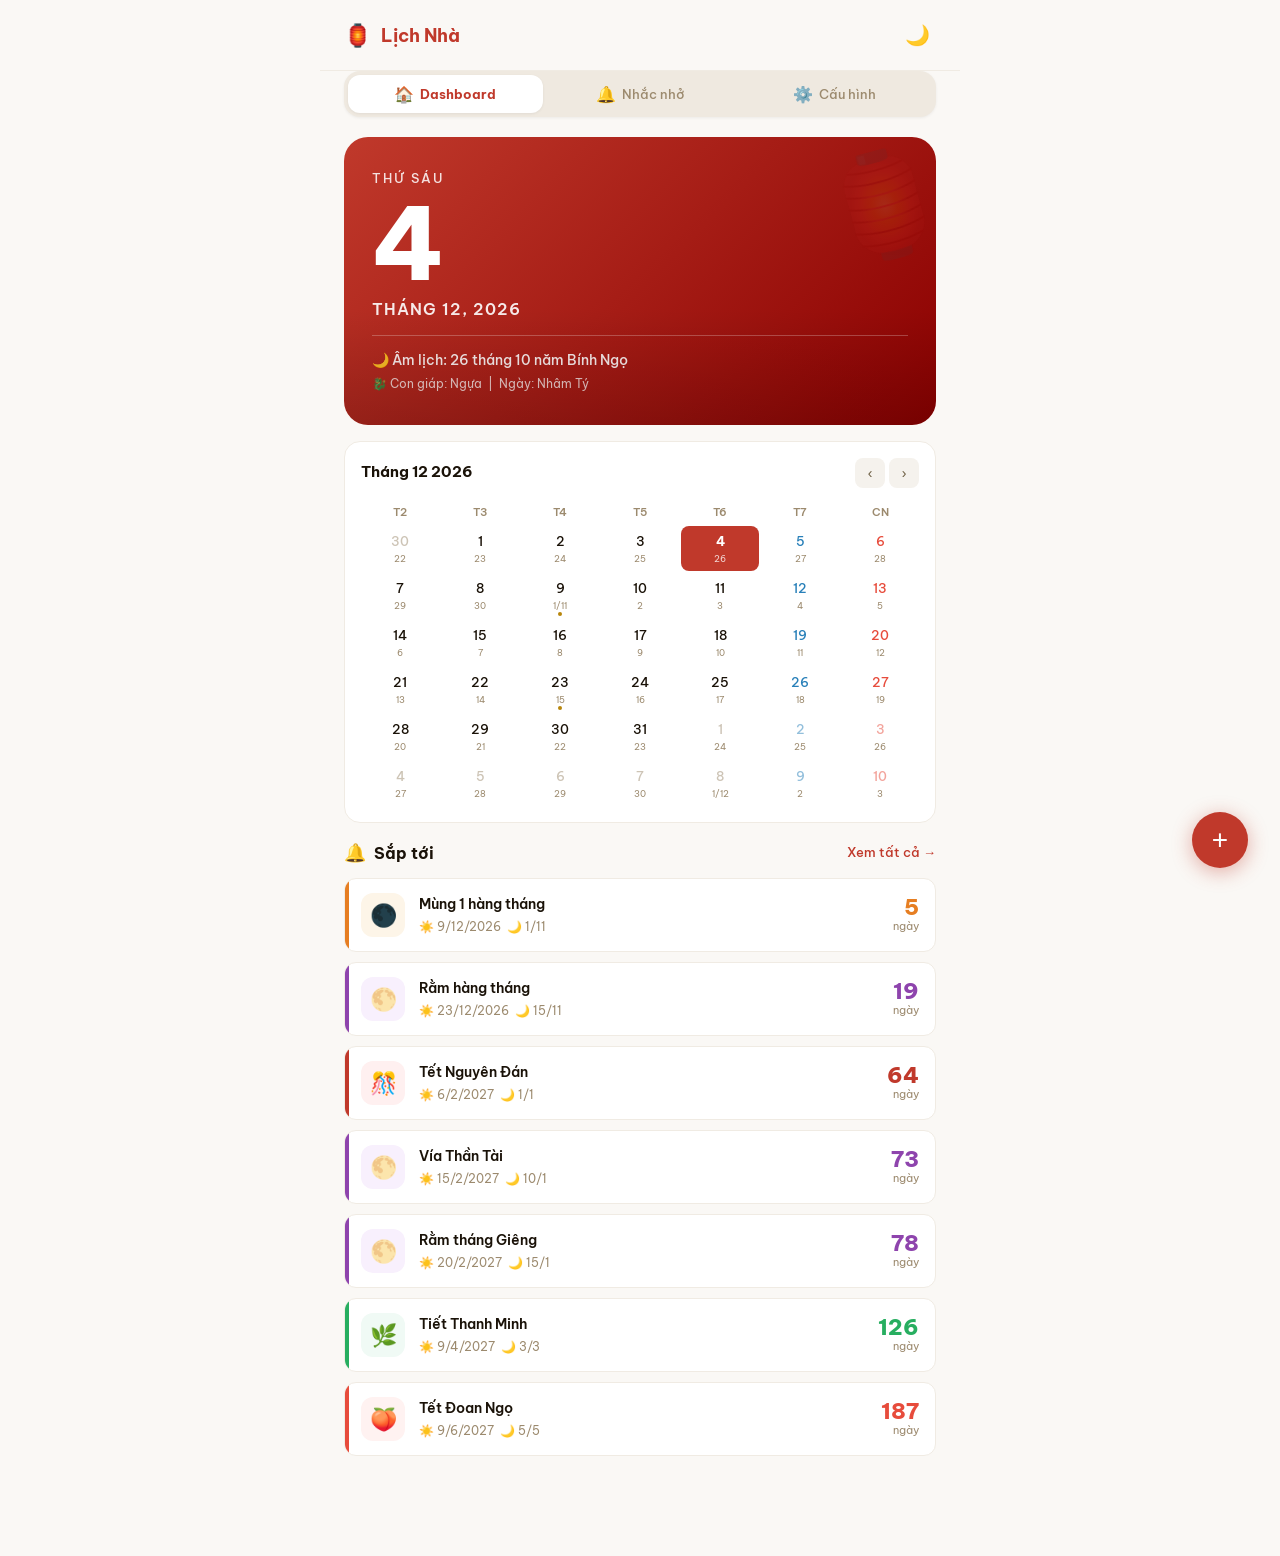
<file: index_standalone.html>
<!DOCTYPE html>
<html lang="vi" data-theme="light">
<head>
  <meta charset="UTF-8" />
  <meta name="viewport" content="width=device-width, initial-scale=1.0, viewport-fit=cover" />
  <meta name="description" content="Lịch Nhà - Ứng dụng theo dõi ngày dương lịch, âm lịch và quản lý các ngày quan trọng trong gia đình Việt Nam." />
  <meta name="theme-color" content="#c0392b" />
  <meta name="apple-mobile-web-app-capable" content="yes" />
  <meta name="apple-mobile-web-app-status-bar-style" content="default" />
  <title>Lịch Nhà – Lịch Âm Việt Nam</title>
  <link rel="preconnect" href="https://fonts.googleapis.com" />
  <link rel="preconnect" href="https://fonts.gstatic.com" crossorigin />
  <link href="https://fonts.googleapis.com/css2?family=Be+Vietnam+Pro:wght@300;400;500;600;700;800&display=swap" rel="stylesheet" />
  <style>
/* =============================================
   LỊCH NHÀ - Vietnamese Lunar Calendar
   Main Stylesheet
   ============================================= */

/* --- CSS Custom Properties (Design Tokens) --- */
:root {
  /* Light theme */
  --bg-primary: #faf8f5;
  --bg-secondary: #ffffff;
  --bg-card: #ffffff;
  --bg-card-hover: #f7f4ef;
  --bg-overlay: rgba(0, 0, 0, 0.4);
  --bg-input: #f5f2ed;
  --bg-tab: #efe9e0;
  --bg-tab-active: #ffffff;

  --text-primary: #1a1208;
  --text-secondary: #6b5c40;
  --text-muted: #9c8a6e;
  --text-on-accent: #ffffff;

  --accent: #c0392b;        /* Đỏ trầm */
  --accent-light: #fdf0ee;
  --accent-hover: #a93226;
  --gold: #b8860b;          /* Vàng đồng */
  --gold-light: #fdf8e6;
  --gold-hover: #9a7209;

  --border: #e6dfd4;
  --border-light: #f0ebe3;
  --shadow-sm: 0 1px 3px rgba(0,0,0,0.06);
  --shadow-md: 0 4px 16px rgba(0,0,0,0.08);
  --shadow-lg: 0 8px 32px rgba(0,0,0,0.12);

  /* Category colors */
  --cat-gio: #c0392b;
  --cat-gio-bg: #fdf0ee;
  --cat-rang: #8e44ad;
  --cat-rang-bg: #f8f0fd;
  --cat-mung: #e67e22;
  --cat-mung-bg: #fdf5e8;
  --cat-tet: #c0392b;
  --cat-tet-bg: #fff0f0;
  --cat-trung-thu: #f39c12;
  --cat-trung-thu-bg: #fef9e7;
  --cat-vu-lan: #8e44ad;
  --cat-vu-lan-bg: #f8f0fd;
  --cat-thanh-minh: #27ae60;
  --cat-thanh-minh-bg: #f0faf5;
  --cat-doan-ngo: #e74c3c;
  --cat-doan-ngo-bg: #fff2f1;
  --cat-giadinh: #2980b9;
  --cat-giadinh-bg: #edf5fb;
  --cat-khac: #7f8c8d;
  --cat-khac-bg: #f5f6fa;

  --radius-sm: 8px;
  --radius-md: 12px;
  --radius-lg: 16px;
  --radius-xl: 24px;
  --radius-full: 9999px;

  --transition: 0.2s ease;
  --transition-slow: 0.35s ease;
}

[data-theme="dark"] {
  --bg-primary: #0f0d0a;
  --bg-secondary: #1a1611;
  --bg-card: #221e18;
  --bg-card-hover: #2a2520;
  --bg-overlay: rgba(0, 0, 0, 0.6);
  --bg-input: #2a2520;
  --bg-tab: #1a1611;
  --bg-tab-active: #221e18;

  --text-primary: #f5f0e8;
  --text-secondary: #c4a882;
  --text-muted: #8a7660;
  --text-on-accent: #ffffff;

  --accent: #e74c3c;
  --accent-light: #2d1512;
  --accent-hover: #c0392b;
  --gold: #d4a017;
  --gold-light: #2a2010;
  --gold-hover: #b8860b;

  --border: #35302a;
  --border-light: #2a2520;
  --shadow-sm: 0 1px 3px rgba(0,0,0,0.3);
  --shadow-md: 0 4px 16px rgba(0,0,0,0.4);
  --shadow-lg: 0 8px 32px rgba(0,0,0,0.5);

  --cat-gio-bg: #2d1512;
  --cat-rang-bg: #1e1228;
  --cat-mung-bg: #2a1a08;
  --cat-tet-bg: #2d1010;
  --cat-trung-thu-bg: #2a2008;
  --cat-vu-lan-bg: #1e1228;
  --cat-thanh-minh-bg: #0e2018;
  --cat-doan-ngo-bg: #2d1010;
  --cat-giadinh-bg: #0c1e2d;
  --cat-khac-bg: #1a1e20;
}

/* --- Reset & Base --- */
*, *::before, *::after { box-sizing: border-box; margin: 0; padding: 0; }

html { scroll-behavior: smooth; }

body {
  font-family: 'Be Vietnam Pro', -apple-system, BlinkMacSystemFont, sans-serif;
  background: var(--bg-primary);
  color: var(--text-primary);
  line-height: 1.5;
  min-height: 100vh;
  transition: background var(--transition-slow), color var(--transition-slow);
}

/* --- Loading Screen --- */
.loading-screen {
  position: fixed; inset: 0;
  display: flex; flex-direction: column; align-items: center; justify-content: center;
  background: var(--bg-primary);
  gap: 16px;
  z-index: 9999;
}
.loading-logo { font-size: 64px; animation: pulse 1.5s ease-in-out infinite; }
.loading-screen p { color: var(--text-secondary); font-size: 16px; }
@keyframes pulse { 0%,100%{transform:scale(1);opacity:1} 50%{transform:scale(1.1);opacity:0.7} }

/* --- App Shell --- */
#app { display: flex; flex-direction: column; min-height: 100vh; }

.app-container {
  display: flex; flex-direction: column;
  max-width: 640px; margin: 0 auto;
  min-height: 100vh; width: 100%;
  position: relative;
}

/* --- Header --- */
.app-header {
  display: flex; align-items: center; justify-content: space-between;
  padding: 16px 20px 12px;
  position: sticky; top: 0; z-index: 100;
  background: var(--bg-primary);
  border-bottom: 1px solid var(--border-light);
  backdrop-filter: blur(12px);
  -webkit-backdrop-filter: blur(12px);
}
.app-logo {
  display: flex; align-items: center; gap: 10px;
  font-weight: 700; font-size: 18px; color: var(--accent);
  text-decoration: none;
}
.app-logo span { font-size: 22px; }
.header-actions { display: flex; align-items: center; gap: 8px; }
.btn-icon {
  width: 38px; height: 38px;
  border: none; background: transparent;
  color: var(--text-secondary);
  border-radius: var(--radius-full);
  cursor: pointer; display: flex; align-items: center; justify-content: center;
  font-size: 20px; transition: background var(--transition), color var(--transition);
}
.btn-icon:hover { background: var(--border); color: var(--text-primary); }

/* --- Tab Bar --- */
.tab-bar {
  display: flex;
  background: var(--bg-tab);
  border-radius: var(--radius-lg);
  padding: 4px; margin: 0 16px 0;
  position: sticky; top: 65px; z-index: 99;
  box-shadow: var(--shadow-sm);
}
.tab-btn {
  flex: 1; display: flex; align-items: center; justify-content: center; gap: 6px;
  padding: 9px 8px;
  border: none; background: transparent;
  color: var(--text-muted);
  border-radius: var(--radius-md);
  cursor: pointer; font-family: inherit; font-size: 13px; font-weight: 500;
  transition: all var(--transition);
  white-space: nowrap;
}
.tab-btn.active {
  background: var(--bg-tab-active);
  color: var(--accent);
  font-weight: 700;
  box-shadow: var(--shadow-sm);
}
.tab-btn:hover:not(.active) { color: var(--text-primary); background: var(--border-light); }
.tab-icon { font-size: 16px; }

/* --- Main Content --- */
.tab-content { display: none; flex: 1; padding: 16px; }
.tab-content.active { display: block; }

/* --- Cards --- */
.card {
  background: var(--bg-card);
  border-radius: var(--radius-lg);
  padding: 20px;
  box-shadow: var(--shadow-sm);
  border: 1px solid var(--border-light);
  transition: background var(--transition-slow), box-shadow var(--transition);
}
.card:hover { box-shadow: var(--shadow-md); }

/* --- Dashboard: Today Hero --- */
.today-hero {
  background: linear-gradient(135deg, var(--accent) 0%, #8b0000 100%);
  border-radius: var(--radius-xl);
  padding: 28px 24px;
  color: white;
  position: relative; overflow: hidden;
  margin-bottom: 16px;
}
.today-hero::before {
  content: '🏮';
  position: absolute; right: -10px; top: -10px;
  font-size: 100px; opacity: 0.1;
  transform: rotate(-15deg);
}
.today-hero::after {
  content: '';
  position: absolute; bottom: 0; left: 0; right: 0; height: 40%;
  background: linear-gradient(to top, rgba(0,0,0,0.15), transparent);
  border-radius: 0 0 var(--radius-xl) var(--radius-xl);
}
.today-dow { font-size: 13px; font-weight: 500; letter-spacing: 2px; text-transform: uppercase; opacity: 0.85; }
.today-day { font-size: 88px; font-weight: 800; line-height: 1; margin: 4px 0; }
.today-month { font-size: 16px; font-weight: 600; opacity: 0.9; letter-spacing: 1px; text-transform: uppercase; }
.today-divider { height: 1px; background: rgba(255,255,255,0.25); margin: 14px 0; }
.today-lunar { font-size: 14px; opacity: 0.9; font-weight: 500; }
.today-canchhi { font-size: 12px; opacity: 0.75; margin-top: 4px; }
.today-badges {
  display: flex; gap: 8px; margin-top: 12px; flex-wrap: wrap;
}
.today-badge {
  background: rgba(255,255,255,0.2); backdrop-filter: blur(4px);
  border-radius: var(--radius-full); padding: 4px 12px;
  font-size: 12px; font-weight: 500; color: white;
  border: 1px solid rgba(255,255,255,0.3);
}
.today-badge.special { background: rgba(255,215,0,0.3); border-color: rgba(255,215,0,0.5); }

/* --- Section Header --- */
.section-header {
  display: flex; align-items: center; justify-content: space-between;
  margin-bottom: 12px;
}
.section-title {
  font-size: 16px; font-weight: 700; color: var(--text-primary);
  display: flex; align-items: center; gap: 8px;
}
.section-title-icon { font-size: 18px; }
.section-link { font-size: 13px; color: var(--accent); cursor: pointer; font-weight: 500; }
.section-link:hover { opacity: 0.8; }

/* --- Event Cards --- */
.events-list { display: flex; flex-direction: column; gap: 10px; }

.event-card {
  display: flex; align-items: center; gap: 14px;
  background: var(--bg-card);
  border-radius: var(--radius-md);
  padding: 14px 16px;
  border: 1px solid var(--border-light);
  cursor: pointer; transition: all var(--transition);
  position: relative; overflow: hidden;
}
.event-card::before {
  content: '';
  position: absolute; left: 0; top: 0; bottom: 0; width: 4px;
  border-radius: 4px 0 0 4px;
}
.event-card:hover { box-shadow: var(--shadow-md); transform: translateY(-1px); }
.event-card:active { transform: translateY(0); }

.event-dot {
  width: 44px; height: 44px; border-radius: var(--radius-md);
  display: flex; align-items: center; justify-content: center;
  font-size: 22px; flex-shrink: 0;
}
.event-info { flex: 1; min-width: 0; }
.event-name { font-weight: 600; font-size: 14px; color: var(--text-primary); margin-bottom: 3px; white-space: nowrap; overflow: hidden; text-overflow: ellipsis; }
.event-dates { font-size: 12px; color: var(--text-muted); }
.event-countdown {
  text-align: right; flex-shrink: 0;
}
.event-days {
  font-size: 22px; font-weight: 800; line-height: 1;
}
.event-days-label { font-size: 11px; color: var(--text-muted); }
.event-today { font-size: 12px; font-weight: 700; color: var(--accent); background: var(--accent-light); padding: 3px 8px; border-radius: var(--radius-full); }

/* Category colors for event cards */
.cat-gio::before { background: var(--cat-gio); }
.cat-gio .event-dot { background: var(--cat-gio-bg); }
.cat-gio .event-days { color: var(--cat-gio); }

.cat-rang::before { background: var(--cat-rang); }
.cat-rang .event-dot { background: var(--cat-rang-bg); }
.cat-rang .event-days { color: var(--cat-rang); }

.cat-mung::before { background: var(--cat-mung); }
.cat-mung .event-dot { background: var(--cat-mung-bg); }
.cat-mung .event-days { color: var(--cat-mung); }

.cat-tet::before { background: var(--cat-tet); }
.cat-tet .event-dot { background: var(--cat-tet-bg); }
.cat-tet .event-days { color: var(--cat-tet); }

.cat-trung-thu::before { background: var(--cat-trung-thu); }
.cat-trung-thu .event-dot { background: var(--cat-trung-thu-bg); }
.cat-trung-thu .event-days { color: var(--cat-trung-thu); }

.cat-vu-lan::before { background: var(--cat-vu-lan); }
.cat-vu-lan .event-dot { background: var(--cat-vu-lan-bg); }
.cat-vu-lan .event-days { color: var(--cat-vu-lan); }

.cat-thanh-minh::before { background: var(--cat-thanh-minh); }
.cat-thanh-minh .event-dot { background: var(--cat-thanh-minh-bg); }
.cat-thanh-minh .event-days { color: var(--cat-thanh-minh); }

.cat-doan-ngo::before { background: var(--cat-doan-ngo); }
.cat-doan-ngo .event-dot { background: var(--cat-doan-ngo-bg); }
.cat-doan-ngo .event-days { color: var(--cat-doan-ngo); }

.cat-giadinh::before { background: var(--cat-giadinh); }
.cat-giadinh .event-dot { background: var(--cat-giadinh-bg); }
.cat-giadinh .event-days { color: var(--cat-giadinh); }

.cat-khac::before { background: var(--cat-khac); }
.cat-khac .event-dot { background: var(--cat-khac-bg); }
.cat-khac .event-days { color: var(--cat-khac); }

/* --- Mini Calendar --- */
.mini-calendar {
  background: var(--bg-card);
  border-radius: var(--radius-lg);
  padding: 16px;
  border: 1px solid var(--border-light);
  margin-bottom: 16px;
}
.mini-cal-header {
  display: flex; align-items: center; justify-content: space-between; margin-bottom: 12px;
}
.mini-cal-title { font-weight: 700; font-size: 15px; color: var(--text-primary); }
.mini-cal-nav {
  display: flex; gap: 4px;
}
.mini-cal-nav button {
  width: 30px; height: 30px; border: none;
  background: var(--bg-input); border-radius: var(--radius-sm);
  cursor: pointer; color: var(--text-secondary); font-size: 14px;
  transition: background var(--transition);
}
.mini-cal-nav button:hover { background: var(--border); }
.mini-cal-grid { display: grid; grid-template-columns: repeat(7, 1fr); gap: 2px; }
.mini-cal-dow {
  text-align: center; font-size: 11px; font-weight: 600;
  color: var(--text-muted); padding: 4px 0;
}
.mini-cal-day {
  text-align: center; padding: 6px 2px;
  border-radius: var(--radius-sm); cursor: pointer;
  transition: background var(--transition);
  position: relative;
}
.mini-cal-day:hover { background: var(--bg-input); }
.mini-cal-day .solar { font-size: 13px; font-weight: 500; color: var(--text-primary); }
.mini-cal-day .lunar-tiny { font-size: 9px; color: var(--text-muted); }
.mini-cal-day.today { background: var(--accent); border-radius: var(--radius-sm); }
.mini-cal-day.today .solar { color: white; font-weight: 700; }
.mini-cal-day.today .lunar-tiny { color: rgba(255,255,255,0.8); }
.mini-cal-day.selected:not(.today) { background: var(--accent-light); border-radius: var(--radius-sm); }
.mini-cal-day.selected:not(.today) .solar { color: var(--accent); font-weight: 700; }
.mini-cal-day.other-month .solar { color: var(--text-muted); opacity: 0.5; }
.mini-cal-day.has-event::after {
  content: ''; position: absolute; bottom: 2px; left: 50%; transform: translateX(-50%);
  width: 4px; height: 4px; border-radius: 50%; background: var(--gold);
}
.mini-cal-day.sunday .solar { color: #e74c3c; }
.mini-cal-day.saturday .solar { color: #2980b9; }

/* --- Reminders Tab --- */
.reminders-search {
  display: flex; gap: 10px; margin-bottom: 14px; align-items: center;
}
.search-input {
  flex: 1; padding: 10px 14px;
  background: var(--bg-input); border: 1px solid var(--border);
  border-radius: var(--radius-full); color: var(--text-primary);
  font-family: inherit; font-size: 14px; outline: none;
  transition: border-color var(--transition);
}
.search-input:focus { border-color: var(--accent); }
.search-input::placeholder { color: var(--text-muted); }

.filter-row {
  display: flex; gap: 8px; margin-bottom: 14px; overflow-x: auto; padding-bottom: 4px;
  scrollbar-width: none;
}
.filter-row::-webkit-scrollbar { display: none; }
.filter-chip {
  padding: 6px 14px; border-radius: var(--radius-full);
  border: 1.5px solid var(--border);
  background: transparent; color: var(--text-secondary);
  font-family: inherit; font-size: 12px; font-weight: 500;
  cursor: pointer; white-space: nowrap;
  transition: all var(--transition);
}
.filter-chip.active {
  background: var(--accent); border-color: var(--accent);
  color: white;
}
.filter-chip:hover:not(.active) { border-color: var(--accent); color: var(--accent); }

.reminder-card {
  background: var(--bg-card);
  border-radius: var(--radius-lg);
  padding: 16px;
  border: 1px solid var(--border-light);
  margin-bottom: 10px;
  transition: all var(--transition);
  position: relative; overflow: hidden;
  cursor: pointer;
}
.reminder-card::before {
  content: ''; position: absolute; left: 0; top: 0; bottom: 0; width: 4px; border-radius: 4px 0 0 4px;
}
.reminder-card:hover { box-shadow: var(--shadow-md); }

.reminder-header { display: flex; align-items: flex-start; justify-content: space-between; gap: 10px; }
.reminder-name { font-weight: 700; font-size: 15px; color: var(--text-primary); margin-bottom: 4px; }
.reminder-actions { display: flex; gap: 4px; flex-shrink: 0; }
.btn-action {
  width: 32px; height: 32px; border: none; border-radius: var(--radius-sm);
  background: var(--bg-input); color: var(--text-secondary);
  cursor: pointer; display: flex; align-items: center; justify-content: center;
  font-size: 15px; transition: all var(--transition);
}
.btn-action:hover { background: var(--border); color: var(--text-primary); }
.btn-action.delete:hover { background: #fdf0ee; color: #e74c3c; }

.reminder-meta { display: flex; flex-wrap: wrap; gap: 8px; margin-top: 8px; }
.reminder-tag {
  display: inline-flex; align-items: center; gap: 4px;
  padding: 3px 10px; border-radius: var(--radius-full);
  font-size: 11px; font-weight: 600;
}
.reminder-date-row { font-size: 12px; color: var(--text-muted); margin-top: 6px; }
.reminder-note { font-size: 12px; color: var(--text-muted); margin-top: 4px; font-style: italic; }
.reminder-repeat { font-size: 11px; color: var(--gold); font-weight: 600; }

.empty-state {
  text-align: center; padding: 48px 24px;
  color: var(--text-muted);
}
.empty-state-icon { font-size: 56px; margin-bottom: 16px; opacity: 0.6; }
.empty-state-title { font-size: 18px; font-weight: 700; margin-bottom: 8px; color: var(--text-secondary); }
.empty-state-desc { font-size: 14px; line-height: 1.6; }

/* --- FAB Button --- */
.fab {
  position: fixed; bottom: 24px; right: 24px;
  width: 56px; height: 56px;
  background: var(--accent); color: white;
  border: none; border-radius: var(--radius-full);
  font-size: 28px; cursor: pointer;
  display: flex; align-items: center; justify-content: center;
  box-shadow: 0 4px 20px rgba(192, 57, 43, 0.4);
  transition: all var(--transition);
  z-index: 200;
}
.fab:hover { background: var(--accent-hover); transform: scale(1.08); }
.fab:active { transform: scale(0.95); }

/* --- Modal --- */
.modal-backdrop {
  position: fixed; inset: 0;
  background: var(--bg-overlay);
  z-index: 500;
  display: flex; align-items: flex-end; justify-content: center;
  opacity: 0; pointer-events: none;
  transition: opacity var(--transition-slow);
  backdrop-filter: blur(4px);
  -webkit-backdrop-filter: blur(4px);
}
.modal-backdrop.open { opacity: 1; pointer-events: all; }
.modal {
  background: var(--bg-card);
  border-radius: var(--radius-xl) var(--radius-xl) 0 0;
  padding: 0 0 env(safe-area-inset-bottom, 0);
  width: 100%; max-width: 640px;
  max-height: 92vh; overflow-y: auto;
  transform: translateY(100%);
  transition: transform var(--transition-slow);
}
.modal-backdrop.open .modal { transform: translateY(0); }
.modal-handle {
  width: 40px; height: 4px; border-radius: 2px;
  background: var(--border); margin: 12px auto 0;
}
.modal-header {
  display: flex; align-items: center; justify-content: space-between;
  padding: 16px 20px; border-bottom: 1px solid var(--border-light);
}
.modal-title { font-size: 18px; font-weight: 700; color: var(--text-primary); }
.modal-close {
  width: 36px; height: 36px; border: none;
  background: var(--bg-input); border-radius: var(--radius-full);
  cursor: pointer; color: var(--text-secondary);
  display: flex; align-items: center; justify-content: center; font-size: 18px;
  transition: background var(--transition);
}
.modal-close:hover { background: var(--border); }
.modal-body { padding: 20px; }

/* --- Form --- */
.form-group { margin-bottom: 16px; }
.form-label { display: block; font-size: 13px; font-weight: 600; color: var(--text-secondary); margin-bottom: 6px; }
.form-input, .form-select, .form-textarea {
  width: 100%; padding: 11px 14px;
  background: var(--bg-input); border: 1.5px solid var(--border);
  border-radius: var(--radius-md); color: var(--text-primary);
  font-family: inherit; font-size: 14px; outline: none;
  transition: border-color var(--transition), background var(--transition);
  -webkit-appearance: none; appearance: none;
}
.form-input:focus, .form-select:focus, .form-textarea:focus { border-color: var(--accent); }
.form-textarea { resize: vertical; min-height: 80px; }
.form-select { cursor: pointer; background-image: url("data:image/svg+xml,%3Csvg xmlns='http://www.w3.org/2000/svg' width='12' height='8' viewBox='0 0 12 8'%3E%3Cpath d='M1 1l5 5 5-5' stroke='%236b5c40' stroke-width='1.5' fill='none' stroke-linecap='round'/%3E%3C/svg%3E"); background-repeat: no-repeat; background-position: right 14px center; padding-right: 36px; }
.form-row { display: grid; grid-template-columns: 1fr 1fr; gap: 12px; }
.form-toggle {
  display: flex; align-items: center; justify-content: space-between;
  padding: 12px 14px;
  background: var(--bg-input); border-radius: var(--radius-md); cursor: pointer;
}
.form-toggle-label { font-size: 14px; font-weight: 500; color: var(--text-primary); }
.toggle-switch {
  width: 44px; height: 24px; border-radius: 12px;
  background: var(--border); position: relative; transition: background var(--transition);
  flex-shrink: 0;
}
.toggle-switch.on { background: var(--accent); }
.toggle-switch::after {
  content: ''; position: absolute; top: 3px; left: 3px;
  width: 18px; height: 18px; border-radius: 50%; background: white;
  transition: transform var(--transition); box-shadow: var(--shadow-sm);
}
.toggle-switch.on::after { transform: translateX(20px); }
.form-hint { font-size: 11px; color: var(--text-muted); margin-top: 4px; }
.form-converted {
  padding: 10px 14px; background: var(--gold-light);
  border-radius: var(--radius-md); border: 1px solid var(--gold);
  font-size: 13px; color: var(--gold-hover); font-weight: 500; margin-top: 8px;
  display: none;
}
.form-converted.show { display: block; }

/* --- Buttons --- */
.btn {
  display: inline-flex; align-items: center; justify-content: center; gap: 8px;
  padding: 12px 20px; border-radius: var(--radius-md);
  font-family: inherit; font-size: 14px; font-weight: 600;
  border: none; cursor: pointer; transition: all var(--transition);
  white-space: nowrap;
}
.btn-primary { background: var(--accent); color: white; }
.btn-primary:hover { background: var(--accent-hover); }
.btn-secondary {
  background: var(--bg-input); color: var(--text-primary);
  border: 1.5px solid var(--border);
}
.btn-secondary:hover { border-color: var(--accent); color: var(--accent); }
.btn-gold { background: var(--gold); color: white; }
.btn-gold:hover { background: var(--gold-hover); }
.btn-danger { background: #fdf0ee; color: #e74c3c; }
.btn-danger:hover { background: #e74c3c; color: white; }
.btn-full { width: 100%; }
.btn-sm { padding: 8px 14px; font-size: 13px; }
.modal-footer {
  display: flex; gap: 10px; padding: 16px 20px;
  border-top: 1px solid var(--border-light);
}
.modal-footer .btn { flex: 1; }

/* --- Config Tab --- */
.config-section { margin-bottom: 24px; }
.config-section-title { font-size: 13px; font-weight: 700; letter-spacing: 1px; text-transform: uppercase; color: var(--text-muted); margin-bottom: 12px; }
.config-card { background: var(--bg-card); border-radius: var(--radius-lg); border: 1px solid var(--border-light); overflow: hidden; }
.config-item {
  display: flex; align-items: center; justify-content: space-between; gap: 12px;
  padding: 14px 16px;
  border-bottom: 1px solid var(--border-light);
  transition: background var(--transition);
}
.config-item:last-child { border-bottom: none; }
.config-item:hover { background: var(--bg-card-hover); }
.config-item-left { flex: 1; }
.config-item-icon { font-size: 18px; margin-bottom: 0; }
.config-item-label { font-size: 14px; font-weight: 600; color: var(--text-primary); display: flex; align-items: center; gap: 8px; }
.config-item-desc { font-size: 12px; color: var(--text-muted); margin-top: 2px; }

.theme-selector { display: flex; gap: 8px; }
.theme-btn {
  padding: 7px 14px; border-radius: var(--radius-full);
  border: 1.5px solid var(--border);
  background: transparent; color: var(--text-secondary);
  font-family: inherit; font-size: 12px; font-weight: 600;
  cursor: pointer; transition: all var(--transition);
}
.theme-btn.active { background: var(--accent); border-color: var(--accent); color: white; }

.share-section {
  background: linear-gradient(135deg, var(--gold-light), var(--accent-light));
  border-radius: var(--radius-lg);
  padding: 20px;
  border: 1px solid var(--border-light);
}
.share-title { font-size: 16px; font-weight: 700; margin-bottom: 6px; color: var(--text-primary); }
.share-desc { font-size: 13px; color: var(--text-secondary); margin-bottom: 14px; line-height: 1.5; }
.share-url {
  background: var(--bg-input); border-radius: var(--radius-md);
  padding: 10px 14px; font-size: 12px; color: var(--text-muted);
  font-family: monospace; margin-bottom: 12px;
  word-break: break-all; border: 1px solid var(--border);
}
.share-buttons { display: flex; gap: 10px; flex-wrap: wrap; }

/* --- Detail Modal --- */
.detail-date-card {
  background: var(--accent-light);
  border-radius: var(--radius-lg); padding: 20px; margin-bottom: 16px;
  text-align: center; border: 1px solid var(--border-light);
}
.detail-countdown { font-size: 48px; font-weight: 800; color: var(--accent); line-height: 1; }
.detail-countdown-label { font-size: 14px; color: var(--text-secondary); margin-top: 4px; }
.detail-dates { display: grid; grid-template-columns: 1fr 1fr; gap: 12px; margin-top: 14px; }
.detail-date { background: var(--bg-card); border-radius: var(--radius-md); padding: 12px; border: 1px solid var(--border-light); }
.detail-date-label { font-size: 11px; font-weight: 600; text-transform: uppercase; letter-spacing: 1px; color: var(--text-muted); margin-bottom: 4px; }
.detail-date-value { font-size: 15px; font-weight: 700; color: var(--text-primary); }
.detail-tags { display: flex; gap: 8px; flex-wrap: wrap; margin-bottom: 12px; }
.detail-note { font-size: 14px; color: var(--text-secondary); line-height: 1.6; padding: 12px; background: var(--bg-input); border-radius: var(--radius-md); }
.detail-section-label { font-size: 12px; font-weight: 600; color: var(--text-muted); text-transform: uppercase; letter-spacing: 1px; margin-bottom: 8px; }

/* --- Scrollable number select --- */
.num-select-row { display: flex; gap: 8px; }
.num-select-row .form-select { flex: 1; }

/* --- Responsive --- */
@media (min-width: 640px) {
  .app-header { padding: 16px 24px; }
  .tab-bar { margin: 0 24px 0; }
  .tab-content { padding: 20px 24px; }
  .today-hero { padding: 32px 28px; }
  .today-day { font-size: 100px; }
  .fab { bottom: 32px; right: 32px; }
}

/* --- Animations --- */
@keyframes slideIn { from { opacity: 0; transform: translateY(12px); } to { opacity: 1; transform: translateY(0); } }
@keyframes fadeIn { from { opacity: 0; } to { opacity: 1; } }

.tab-content.active { animation: fadeIn 0.25s ease; }
.event-card, .reminder-card { animation: slideIn 0.3s ease backwards; }

/* Stagger animation */
.event-card:nth-child(1) { animation-delay: 0.05s; }
.event-card:nth-child(2) { animation-delay: 0.1s; }
.event-card:nth-child(3) { animation-delay: 0.15s; }
.event-card:nth-child(4) { animation-delay: 0.2s; }
.event-card:nth-child(5) { animation-delay: 0.25s; }

/* --- Notification toast --- */
.toast {
  position: fixed; top: 80px; left: 50%; transform: translateX(-50%) translateY(-20px);
  background: var(--text-primary); color: var(--bg-primary);
  padding: 10px 20px; border-radius: var(--radius-full);
  font-size: 14px; font-weight: 600; z-index: 9999;
  opacity: 0; transition: all var(--transition);
  white-space: nowrap; pointer-events: none;
  box-shadow: var(--shadow-lg);
}
.toast.show { opacity: 1; transform: translateX(-50%) translateY(0); }

/* --- Select num of events --- */
.config-select {
  padding: 6px 10px; border-radius: var(--radius-sm);
  background: var(--bg-input); border: 1.5px solid var(--border);
  color: var(--text-primary); font-family: inherit; font-size: 13px;
  outline: none; cursor: pointer;
}
.config-select:focus { border-color: var(--accent); }

/* --- Cat tag colors --- */
.tag-gio { background: var(--cat-gio-bg); color: var(--cat-gio); }
.tag-rang { background: var(--cat-rang-bg); color: var(--cat-rang); }
.tag-mung { background: var(--cat-mung-bg); color: var(--cat-mung); }
.tag-tet { background: var(--cat-tet-bg); color: var(--cat-tet); }
.tag-trung-thu { background: var(--cat-trung-thu-bg); color: var(--cat-trung-thu); }
.tag-vu-lan { background: var(--cat-vu-lan-bg); color: var(--cat-vu-lan); }
.tag-thanh-minh { background: var(--cat-thanh-minh-bg); color: var(--cat-thanh-minh); }
.tag-doan-ngo { background: var(--cat-doan-ngo-bg); color: var(--cat-doan-ngo); }
.tag-giadinh { background: var(--cat-giadinh-bg); color: var(--cat-giadinh); }
.tag-khac { background: var(--cat-khac-bg); color: var(--cat-khac); }

/* --- Scrollbar styling --- */
::-webkit-scrollbar { width: 6px; height: 6px; }
::-webkit-scrollbar-track { background: transparent; }
::-webkit-scrollbar-thumb { background: var(--border); border-radius: 3px; }
::-webkit-scrollbar-thumb:hover { background: var(--text-muted); }

/* --- Select tabs in config --- */
.select-group { display: flex; gap: 8px; flex-wrap: wrap; }
.select-opt {
  padding: 7px 16px; border-radius: var(--radius-full);
  border: 1.5px solid var(--border);
  background: transparent; color: var(--text-secondary);
  font-family: inherit; font-size: 13px; font-weight: 500;
  cursor: pointer; transition: all var(--transition);
}
.select-opt.active { background: var(--gold); border-color: var(--gold); color: white; }
.select-opt:hover:not(.active) { border-color: var(--text-muted); color: var(--text-primary); }

  </style>
</head>
<body>
  <div id="app">
    <div class="loading-screen">
      <div class="loading-logo">🏮</div>
      <p>Đang tải Lịch Nhà...</p>
    </div>
  </div>
  <script>
// =============================================
// LUNAR CALENDAR LIBRARY (Ho Ngoc Duc algorithm)
// =============================================
/**
 * Vietnamese Lunar Calendar Conversion Library
 * Based on Ho Ngoc Duc's algorithm
 * Supports accurate Vietnamese lunar calendar conversion with leap months
 * Timezone: UTC+7 (Vietnam Standard Time)
 */

const PI = Math.PI;
const TIMEZONE_OFFSET = 7;

function jdFromDate(dd, mm, yy) {
  const a = Math.floor((14 - mm) / 12);
  const y = yy + 4800 - a;
  const m = mm + 12 * a - 3;
  let jd = dd + Math.floor((153 * m + 2) / 5) + 365 * y + Math.floor(y / 4) - Math.floor(y / 100) + Math.floor(y / 400) - 32045;
  if (jd < 2299161) {
    jd = dd + Math.floor((153 * m + 2) / 5) + 365 * y + Math.floor(y / 4) - 32083;
  }
  return jd;
}

function jdToDate(jd) {
  let a, b, c;
  if (jd > 2299160) {
    a = jd + 32044;
    b = Math.floor((4 * a + 3) / 146097);
    c = a - Math.floor((b * 146097) / 4);
  } else {
    b = 0;
    c = jd + 32082;
  }
  const d = Math.floor((4 * c + 3) / 1461);
  const e = c - Math.floor((1461 * d) / 4);
  const m = Math.floor((5 * e + 2) / 153);
  const day = e - Math.floor((153 * m + 2) / 5) + 1;
  const month = m + 3 - 12 * Math.floor(m / 10);
  const year = b * 100 + d - 4800 + Math.floor(m / 10);
  return [day, month, year];
}

function newMoon(k) {
  const T = k / 1236.85;
  const T2 = T * T;
  const T3 = T2 * T;
  const dr = PI / 180;
  let Jd1 = 2415020.75933 + 29.53058868 * k + 0.0001178 * T2 - 0.000000155 * T3;
  Jd1 += 0.00033 * Math.sin((166.56 + 132.87 * T - 0.009173 * T2) * dr);
  const M = 359.2242 + 29.10535608 * k - 0.0000333 * T2 - 0.00000347 * T3;
  const Mpr = 306.0253 + 385.81691806 * k + 0.0107306 * T2 + 0.00001236 * T3;
  const F = 21.2964 + 390.67050646 * k - 0.0016528 * T2 - 0.00000239 * T3;
  let C1 = (0.1734 - 0.000393 * T) * Math.sin(M * dr) + 0.0021 * Math.sin(2 * dr * M);
  C1 = C1 - 0.4068 * Math.sin(Mpr * dr) + 0.0161 * Math.sin(2 * dr * Mpr);
  C1 = C1 - 0.0004 * Math.sin(3 * dr * Mpr);
  C1 = C1 + 0.0104 * Math.sin(2 * dr * F) - 0.0051 * Math.sin((M + Mpr) * dr);
  C1 = C1 - 0.0074 * Math.sin((M - Mpr) * dr) + 0.0004 * Math.sin((2 * F + M) * dr);
  C1 = C1 - 0.0004 * Math.sin((2 * F - M) * dr) - 0.0006 * Math.sin((2 * F + Mpr) * dr);
  C1 = C1 + 0.001 * Math.sin((2 * F - Mpr) * dr) + 0.0005 * Math.sin((M + 2 * Mpr) * dr);
  let deltat;
  if (T < -11) {
    deltat = 0.001 + 0.000839 * T + 0.0002261 * T2 - 0.00000845 * T3 - 0.000000081 * T * T3;
  } else {
    deltat = -0.000278 + 0.000265 * T + 0.000262 * T2;
  }
  return Jd1 + C1 - deltat;
}

function sunLongitude(jdn) {
  const T = (jdn - 2451545.0) / 36525;
  const T2 = T * T;
  const dr = PI / 180;
  const M = 357.5291 + 35999.0503 * T - 0.0001559 * T2 - 0.00000048 * T * T2;
  const L0 = 280.46646 + 36000.76983 * T + 0.0003032 * T2;
  const DL = (1.9146 - 0.004817 * T - 0.000014 * T2) * Math.sin(dr * M)
    + (0.019993 - 0.000101 * T) * Math.sin(dr * 2 * M)
    + 0.00029 * Math.sin(dr * 3 * M);
  let L = (L0 + DL) * dr;
  L = L - PI * 2 * Math.floor(L / (PI * 2));
  return L;
}

function getSunLongitude(dayNumber, timeZone) {
  return Math.floor(sunLongitude(dayNumber - 0.5 - timeZone / 24) / PI * 6);
}

function getNewMoonDay(k, timeZone) {
  return Math.floor(newMoon(k) + 0.5 + timeZone / 24);
}

function getLunarMonth11(yy, timeZone) {
  const off = jdFromDate(31, 12, yy) - 2415021;
  const k = Math.floor(off / 29.530588853);
  let nm = getNewMoonDay(k, timeZone);
  const sunLong = getSunLongitude(nm, timeZone);
  if (sunLong >= 9) nm = getNewMoonDay(k - 1, timeZone);
  return nm;
}

function getLeapMonthOffset(a11, timeZone) {
  const k = Math.floor((a11 - 2415021.076998695) / 29.530588853 + 0.5);
  let last = 0;
  let i = 1;
  let arc = getSunLongitude(getNewMoonDay(k + i, timeZone), timeZone);
  do {
    last = arc;
    i++;
    arc = getSunLongitude(getNewMoonDay(k + i, timeZone), timeZone);
  } while (arc !== last && i < 14);
  return i - 1;
}

function convertSolar2Lunar(dd, mm, yy, timeZone = TIMEZONE_OFFSET) {
  const dayNumber = jdFromDate(dd, mm, yy);
  const k = Math.floor((dayNumber - 2415021.076998695) / 29.530588853);
  let monthStart = getNewMoonDay(k + 1, timeZone);
  if (monthStart > dayNumber) monthStart = getNewMoonDay(k, timeZone);
  let a11 = getLunarMonth11(yy, timeZone);
  let b11 = a11;
  let lunarYear;
  if (a11 >= monthStart) {
    lunarYear = yy;
    a11 = getLunarMonth11(yy - 1, timeZone);
  } else {
    lunarYear = yy + 1;
    b11 = getLunarMonth11(yy + 1, timeZone);
  }
  const lunarDay = dayNumber - monthStart + 1;
  const diff = Math.floor((monthStart - a11) / 29);
  let lunarLeap = false;
  let lunarMonth = diff + 11;
  if (b11 - a11 > 365) {
    const leapMonthDiff = getLeapMonthOffset(a11, timeZone);
    if (diff >= leapMonthDiff) {
      lunarMonth = diff + 10;
      if (diff === leapMonthDiff) lunarLeap = true;
    }
  }
  if (lunarMonth > 12) lunarMonth -= 12;
  if (lunarMonth >= 11 && diff < 4) lunarYear -= 1;
  return { day: lunarDay, month: lunarMonth, year: lunarYear, leap: lunarLeap, jd: dayNumber };
}

function convertLunar2Solar(lunarDay, lunarMonth, lunarYear, lunarLeap = false, timeZone = TIMEZONE_OFFSET) {
  let a11, b11;
  if (lunarMonth < 11) {
    a11 = getLunarMonth11(lunarYear - 1, timeZone);
    b11 = getLunarMonth11(lunarYear, timeZone);
  } else {
    a11 = getLunarMonth11(lunarYear, timeZone);
    b11 = getLunarMonth11(lunarYear + 1, timeZone);
  }
  const k = Math.floor(0.5 + (a11 - 2415021.076998695) / 29.530588853);
  let off = lunarMonth - 11;
  if (off < 0) off += 12;
  if (b11 - a11 > 365) {
    const leapOff = getLeapMonthOffset(a11, timeZone);
    let leapMonth = leapOff - 2;
    if (leapMonth < 0) leapMonth += 12;
    if (lunarLeap && lunarMonth !== leapMonth) return [0, 0, 0];
    else if (lunarLeap || off >= leapOff) off += 1;
  }
  const monthStart = getNewMoonDay(k + off, timeZone);
  return jdToDate(monthStart + lunarDay - 1);
}

const CAN = ["Giáp","Ất","Bính","Đinh","Mậu","Kỷ","Canh","Tân","Nhâm","Quý"];
const CHI = ["Tý","Sửu","Dần","Mão","Thìn","Tị","Ngọ","Mùi","Thân","Dậu","Tuất","Hợi"];

function getCanChi(lunarYear) {
  return CAN[(lunarYear + 6) % 10] + " " + CHI[(lunarYear + 8) % 12];
}
function getDayCanChi(jd) {
  return CAN[(jd + 9) % 10] + " " + CHI[(jd + 1) % 12];
}
function getMonthCanChi(lunarMonth, lunarYear) {
  return CAN[(lunarYear * 12 + lunarMonth + 3) % 10] + " " + CHI[(lunarMonth + 1) % 12];
}

function getAnimal(lunarYear) {
  const animals = ["Chuột","Trâu","Hổ","Mèo","Rồng","Rắn","Ngựa","Dê","Khỉ","Gà","Chó","Heo"];
  return animals[(lunarYear + 8) % 12];
}

function getTodayVN() {
  const now = new Date();
  const vnMs = now.getTime() + TIMEZONE_OFFSET * 3600000;
  const vnNow = new Date(vnMs);
  return new Date(Date.UTC(vnNow.getUTCFullYear(), vnNow.getUTCMonth(), vnNow.getUTCDate()));
}

function getLunarToday() {
  const today = getTodayVN();
  return convertSolar2Lunar(today.getUTCDate(), today.getUTCMonth() + 1, today.getUTCFullYear());
}

function getNextSolarDate(lunarDay, lunarMonth, lunarLeap = false) {
  const today = getTodayVN();
  const currentYear = today.getUTCFullYear();
  for (let yo = 0; yo <= 2; yo++) {
    const tryYear = currentYear + yo;
    const solar = convertLunar2Solar(lunarDay, lunarMonth, tryYear, lunarLeap);
    if (solar[0] === 0) continue;
    const solarDate = new Date(Date.UTC(solar[2], solar[1] - 1, solar[0]));
    if (solarDate >= today) return solarDate;
  }
  const solar = convertLunar2Solar(lunarDay, lunarMonth, currentYear + 1, lunarLeap);
  if (solar[0] !== 0) return new Date(Date.UTC(solar[2], solar[1] - 1, solar[0]));
  return new Date(Date.UTC(currentYear + 1, lunarMonth - 1, lunarDay));
}

function getDaysUntil(date) {
  const today = getTodayVN();
  const diff = date.getTime() - today.getTime();
  return Math.ceil(diff / (1000 * 60 * 60 * 24));
}

function formatSolarDate(date) {
  return `${date.getUTCDate()}/${date.getUTCMonth() + 1}/${date.getUTCFullYear()}`;
}

const DAY_OF_WEEK_VN = ["Chủ Nhật","Thứ Hai","Thứ Ba","Thứ Tư","Thứ Năm","Thứ Sáu","Thứ Bảy"];
const MONTH_VN = ["Tháng 1","Tháng 2","Tháng 3","Tháng 4","Tháng 5","Tháng 6","Tháng 7","Tháng 8","Tháng 9","Tháng 10","Tháng 11","Tháng 12"];


// =============================================
// MAIN APPLICATION
// =============================================
/**
 * Lịch Nhà - Vietnamese Lunar Calendar Dashboard
 * Main Application Module
 */

// lunar functions available globally

// ===================================================
// STATE MANAGEMENT
// ===================================================

const STORAGE_KEY = 'lichNha_v1';

function loadState() {
  try {
    const raw = localStorage.getItem(STORAGE_KEY);
    if (raw) return JSON.parse(raw);
  } catch (e) {}
  return null;
}

function saveState(state) {
  try {
    localStorage.setItem(STORAGE_KEY, JSON.stringify(state));
  } catch (e) {}
}

// Default data
const DEFAULT_REMINDERS = [
  {
    id: 'def-tet', name: 'Tết Nguyên Đán', category: 'tet',
    lunarDay: 1, lunarMonth: 1, lunarLeap: false, solarDay: null, solarMonth: null,
    calendarType: 'lunar', repeat: true, note: 'Năm mới âm lịch 🎊', isDefault: true
  },
  {
    id: 'def-rang', name: 'Rằm tháng Giêng', category: 'rang',
    lunarDay: 15, lunarMonth: 1, lunarLeap: false, solarDay: null, solarMonth: null,
    calendarType: 'lunar', repeat: true, note: 'Rằm đầu năm 🌕', isDefault: true
  },
  {
    id: 'def-doan-ngo', name: 'Tết Đoan Ngọ', category: 'doan-ngo',
    lunarDay: 5, lunarMonth: 5, lunarLeap: false, solarDay: null, solarMonth: null,
    calendarType: 'lunar', repeat: true, note: 'Giết sâu bọ 🍑', isDefault: true
  },
  {
    id: 'def-vu-lan', name: 'Lễ Vu Lan', category: 'vu-lan',
    lunarDay: 15, lunarMonth: 7, lunarLeap: false, solarDay: null, solarMonth: null,
    calendarType: 'lunar', repeat: true, note: 'Mùa báo hiếu 🌸', isDefault: true
  },
  {
    id: 'def-trung-thu', name: 'Tết Trung Thu', category: 'trung-thu',
    lunarDay: 15, lunarMonth: 8, lunarLeap: false, solarDay: null, solarMonth: null,
    calendarType: 'lunar', repeat: true, note: 'Trăng rằm tháng 8 🥮', isDefault: true
  },
  {
    id: 'def-thanh-minh', name: 'Tiết Thanh Minh', category: 'thanh-minh',
    lunarDay: 3, lunarMonth: 3, lunarLeap: false, solarDay: null, solarMonth: null,
    calendarType: 'lunar', repeat: true, note: 'Tảo mộ tổ tiên 🌿', isDefault: true
  },
  {
    id: 'def-than-tai', name: 'Vía Thần Tài', category: 'rang',
    lunarDay: 10, lunarMonth: 1, lunarLeap: false, solarDay: null, solarMonth: null,
    calendarType: 'lunar', repeat: true, note: 'Cúng Thần Tài đầu năm 🪙', isDefault: true
  },
  {
    id: 'def-mung1', name: 'Mùng 1 hàng tháng', category: 'mung',
    lunarDay: 1, lunarMonth: null, lunarLeap: false, solarDay: null, solarMonth: null,
    calendarType: 'lunar', repeat: true, note: 'Mùng 1 âm lịch 🕯️', isDefault: true, everyMonth: true
  },
  {
    id: 'def-rang-monthly', name: 'Rằm hàng tháng', category: 'rang',
    lunarDay: 15, lunarMonth: null, lunarLeap: false, solarDay: null, solarMonth: null,
    calendarType: 'lunar', repeat: true, note: 'Rằm âm lịch 🌕', isDefault: true, everyMonth: true
  },
];

function getDefaultState() {
  return {
    reminders: [...DEFAULT_REMINDERS],
    settings: {
      theme: 'light',
      showCanChi: true,
      showDefaultHolidays: true,
      dashboardEventCount: 7,
      weekStart: 'mon'
    }
  };
}

let appState = loadState() || getDefaultState();

// Make sure default reminders exist in state
DEFAULT_REMINDERS.forEach(def => {
  if (!appState.reminders.find(r => r.id === def.id)) {
    appState.reminders.unshift(def);
  }
});

// ===================================================
// CATEGORY CONFIG
// ===================================================

const CATEGORIES = {
  'gio': { label: 'Giỗ', icon: '🪔', cssClass: 'cat-gio', tagClass: 'tag-gio' },
  'rang': { label: 'Rằm / Lễ', icon: '🌕', cssClass: 'cat-rang', tagClass: 'tag-rang' },
  'mung': { label: 'Mùng 1', icon: '🌑', cssClass: 'cat-mung', tagClass: 'tag-mung' },
  'tet': { label: 'Tết', icon: '🎊', cssClass: 'cat-tet', tagClass: 'tag-tet' },
  'trung-thu': { label: 'Trung Thu', icon: '🥮', cssClass: 'cat-trung-thu', tagClass: 'tag-trung-thu' },
  'vu-lan': { label: 'Vu Lan', icon: '🌸', cssClass: 'cat-vu-lan', tagClass: 'tag-vu-lan' },
  'thanh-minh': { label: 'Thanh Minh', icon: '🌿', cssClass: 'cat-thanh-minh', tagClass: 'tag-thanh-minh' },
  'doan-ngo': { label: 'Đoan Ngọ', icon: '🍑', cssClass: 'cat-doan-ngo', tagClass: 'tag-doan-ngo' },
  'giadinh': { label: 'Gia đình', icon: '👨‍👩‍👧‍👦', cssClass: 'cat-giadinh', tagClass: 'tag-giadinh' },
  'khac': { label: 'Khác', icon: '📌', cssClass: 'cat-khac', tagClass: 'tag-khac' },
};

// ===================================================
// COMPUTED EVENTS (with next solar date)
// ===================================================

function computeNextDate(reminder) {
  if (reminder.everyMonth) {
    // Find the next occurrence this month or next month
    const today = getTodayVN();
    const curYear = today.getUTCFullYear();
    const curMonth = today.getUTCMonth() + 1;
    const curDay = today.getUTCDate();

    // Try current lunar month and next ones
    const lunarToday = convertSolar2Lunar(curDay, curMonth, curYear);

    for (let offset = 0; offset <= 13; offset++) {
      let tryLunarMonth = lunarToday.month + offset;
      let tryLunarYear = lunarToday.year;
      while (tryLunarMonth > 12) { tryLunarMonth -= 12; tryLunarYear++; }
      const solar = convertLunar2Solar(reminder.lunarDay, tryLunarMonth, tryLunarYear, false);
      if (solar[0] === 0) continue;
      const solarDate = new Date(Date.UTC(solar[2], solar[1] - 1, solar[0]));
      if (solarDate >= today) return solarDate;
    }
    return null;
  }

  if (reminder.calendarType === 'lunar') {
    return getNextSolarDate(reminder.lunarDay, reminder.lunarMonth, reminder.lunarLeap);
  } else {
    // Solar date
    const today = getTodayVN();
    const curYear = today.getUTCFullYear();
    for (let yo = 0; yo <= 1; yo++) {
      const d = new Date(Date.UTC(curYear + yo, reminder.solarMonth - 1, reminder.solarDay));
      if (d >= today) return d;
    }
    return new Date(Date.UTC(curYear + 1, reminder.solarMonth - 1, reminder.solarDay));
  }
}

function getEnrichedReminders() {
  return appState.reminders.map(r => {
    const nextDate = computeNextDate(r);
    const daysUntil = nextDate ? getDaysUntil(nextDate) : 999;
    let nextLunar = null;
    if (nextDate) {
      nextLunar = convertSolar2Lunar(nextDate.getUTCDate(), nextDate.getUTCMonth() + 1, nextDate.getUTCFullYear());
    }
    return { ...r, nextDate, daysUntil, nextLunar };
  }).sort((a, b) => a.daysUntil - b.daysUntil);
}

// ===================================================
// UI STATE
// ===================================================

let currentTab = 'dashboard';
let currentFilter = 'all';
let searchQuery = '';
let editingId = null;
let calendarViewDate = new Date(getTodayVN());
let selectedCalDate = null;

// ===================================================
// TOAST
// ===================================================

function showToast(msg, duration = 2500) {
  let toast = document.querySelector('.toast');
  if (!toast) {
    toast = document.createElement('div');
    toast.className = 'toast';
    document.body.appendChild(toast);
  }
  toast.textContent = msg;
  toast.classList.add('show');
  setTimeout(() => toast.classList.remove('show'), duration);
}

// ===================================================
// THEME
// ===================================================

function applyTheme(theme) {
  const html = document.documentElement;
  if (theme === 'system') {
    const prefersDark = window.matchMedia('(prefers-color-scheme: dark)').matches;
    html.setAttribute('data-theme', prefersDark ? 'dark' : 'light');
  } else {
    html.setAttribute('data-theme', theme);
  }
  // Update theme buttons
  document.querySelectorAll('.theme-btn').forEach(btn => {
    btn.classList.toggle('active', btn.dataset.theme === theme);
  });
}

// ===================================================
// RENDER HELPERS
// ===================================================

function renderCategoryTag(category) {
  const cat = CATEGORIES[category] || CATEGORIES['khac'];
  return `<span class="reminder-tag ${cat.tagClass}">${cat.icon} ${cat.label}</span>`;
}

function renderEventCard(event, index) {
  const cat = CATEGORIES[event.category] || CATEGORIES['khac'];
  const days = event.daysUntil;
  const isToday = days === 0;
  const nextDate = event.nextDate;
  const nextLunar = event.nextLunar;

  const solarStr = nextDate ? formatSolarDate(nextDate) : '—';
  const lunarStr = nextLunar ? `${nextLunar.day}/${nextLunar.month}${nextLunar.leap ? ' nhuận' : ''}` : '—';

  return `
    <div class="event-card ${cat.cssClass}" onclick="showEventDetail('${event.id}')" style="animation-delay:${index * 0.05}s">
      <div class="event-dot">${cat.icon}</div>
      <div class="event-info">
        <div class="event-name">${event.name}</div>
        <div class="event-dates">☀️ ${solarStr} &nbsp;🌙 ${lunarStr}</div>
      </div>
      <div class="event-countdown">
        ${isToday
          ? `<div class="event-today">Hôm nay!</div>`
          : `<div class="event-days">${days < 0 ? '—' : days}</div><div class="event-days-label">ngày</div>`
        }
      </div>
    </div>
  `;
}

function renderReminderCard(reminder, index) {
  const cat = CATEGORIES[reminder.category] || CATEGORIES['khac'];
  const enriched = getEnrichedReminders().find(r => r.id === reminder.id) || reminder;
  const nextDate = enriched.nextDate;
  const days = enriched.daysUntil;

  const lunarStr = reminder.everyMonth
    ? `Mùng ${reminder.lunarDay} hàng tháng`
    : reminder.calendarType === 'lunar' && reminder.lunarMonth
      ? `${reminder.lunarDay}/${reminder.lunarMonth}${reminder.lunarLeap ? ' nhuận' : ''} âm lịch`
      : `${reminder.solarDay}/${reminder.solarMonth} dương lịch`;

  const nextSolarStr = nextDate ? formatSolarDate(nextDate) : '—';
  const daysLabel = days === 0 ? 'Hôm nay!' : days > 0 ? `Còn ${days} ngày` : 'Đã qua';

  return `
    <div class="reminder-card ${cat.cssClass}" style="animation-delay:${index * 0.04}s">
      <div class="reminder-header">
        <div>
          <div class="reminder-name">${cat.icon} ${reminder.name}</div>
          <div class="reminder-meta">
            ${renderCategoryTag(reminder.category)}
            ${reminder.repeat ? '<span class="reminder-repeat">🔄 Hàng năm</span>' : ''}
            ${reminder.isDefault ? '<span class="reminder-tag tag-khac">📌 Mặc định</span>' : ''}
          </div>
        </div>
        <div class="reminder-actions">
          ${!reminder.isDefault ? `<button class="btn-action" onclick="openEditModal('${reminder.id}'); event.stopPropagation();" title="Sửa">✏️</button>` : ''}
          ${!reminder.isDefault ? `<button class="btn-action delete" onclick="deleteReminder('${reminder.id}'); event.stopPropagation();" title="Xóa">🗑️</button>` : ''}
        </div>
      </div>
      <div class="reminder-date-row">🌙 ${lunarStr} &nbsp;|&nbsp; ☀️ Kế tiếp: ${nextSolarStr} &nbsp;|&nbsp; <strong>${daysLabel}</strong></div>
      ${reminder.note ? `<div class="reminder-note">${reminder.note}</div>` : ''}
    </div>
  `;
}

// ===================================================
// MINI CALENDAR
// ===================================================

function buildMiniCalendar() {
  const viewYear = calendarViewDate.getUTCFullYear();
  const viewMonth = calendarViewDate.getUTCMonth(); // 0-indexed
  const today = getTodayVN();

  // Get event dates for the month to highlight them
  const enriched = getEnrichedReminders();
  const eventDates = new Set();
  enriched.forEach(e => {
    if (e.nextDate) {
      const ey = e.nextDate.getUTCFullYear();
      const em = e.nextDate.getUTCMonth();
      if (ey === viewYear && em === viewMonth) {
        eventDates.add(e.nextDate.getUTCDate());
      }
    }
  });

  const firstDay = new Date(Date.UTC(viewYear, viewMonth, 1)).getUTCDay(); // 0=Sun
  const daysInMonth = new Date(Date.UTC(viewYear, viewMonth + 1, 0)).getUTCDate();
  const daysInPrevMonth = new Date(Date.UTC(viewYear, viewMonth, 0)).getUTCDate();

  const weekStart = appState.settings.weekStart === 'sun' ? 0 : 1;
  const dows = weekStart === 1
    ? ['T2', 'T3', 'T4', 'T5', 'T6', 'T7', 'CN']
    : ['CN', 'T2', 'T3', 'T4', 'T5', 'T6', 'T7'];

  let dowsHtml = dows.map(d => `<div class="mini-cal-dow">${d}</div>`).join('');

  // Adjust firstDay offset based on weekStart
  let startOffset = (firstDay - weekStart + 7) % 7;

  let cells = [];
  // Previous month days
  for (let i = startOffset - 1; i >= 0; i--) {
    const d = daysInPrevMonth - i;
    const pm = viewMonth === 0 ? 12 : viewMonth;
    const py = viewMonth === 0 ? viewYear - 1 : viewYear;
    const lunar = convertSolar2Lunar(d, pm, py);
    cells.push({ day: d, month: viewMonth - 1, year: viewYear, otherMonth: true, lunarDay: lunar.day, lunarMonth: lunar.month });
  }
  // Current month days
  for (let d = 1; d <= daysInMonth; d++) {
    const lunar = convertSolar2Lunar(d, viewMonth + 1, viewYear);
    cells.push({ day: d, month: viewMonth, year: viewYear, otherMonth: false, lunarDay: lunar.day, lunarMonth: lunar.month });
  }
  // Fill remaining
  const remaining = 42 - cells.length;
  for (let d = 1; d <= remaining; d++) {
    const nm = viewMonth === 11 ? 1 : viewMonth + 2;
    const ny = viewMonth === 11 ? viewYear + 1 : viewYear;
    const lunar = convertSolar2Lunar(d, nm, ny);
    cells.push({ day: d, month: viewMonth + 1, year: viewYear, otherMonth: true, lunarDay: lunar.day, lunarMonth: lunar.month });
  }

  let cellsHtml = cells.map(c => {
    const isToday = !c.otherMonth
      && c.day === today.getUTCDate()
      && viewMonth === today.getUTCMonth()
      && viewYear === today.getUTCFullYear();
    const hasEvent = !c.otherMonth && eventDates.has(c.day);
    const isSelected = selectedCalDate
      && c.day === selectedCalDate.getUTCDate()
      && c.month === selectedCalDate.getUTCMonth()
      && c.year === selectedCalDate.getUTCFullYear();
    const dowIndex = cells.indexOf(c) % 7;
    const actualDow = (weekStart + dowIndex) % 7;
    const isSun = actualDow === 0;
    const isSat = actualDow === 6;

    return `<div class="mini-cal-day${c.otherMonth ? ' other-month' : ''}${isToday ? ' today' : ''}${isSelected && !isToday ? ' selected' : ''}${hasEvent ? ' has-event' : ''}${isSun ? ' sunday' : ''}${isSat ? ' saturday' : ''}"
      onclick="selectCalDate(${c.year}, ${c.month}, ${c.day})">
      <div class="solar">${c.day}</div>
      <div class="lunar-tiny">${c.lunarDay === 1 ? `${c.lunarDay}/${c.lunarMonth}` : c.lunarDay}</div>
    </div>`;
  }).join('');

  return `
    <div class="mini-calendar">
      <div class="mini-cal-header">
        <div class="mini-cal-title">${MONTH_VN[viewMonth]} ${viewYear}</div>
        <div class="mini-cal-nav">
          <button onclick="changeCalMonth(-1)">‹</button>
          <button onclick="changeCalMonth(1)">›</button>
        </div>
      </div>
      <div class="mini-cal-grid">
        ${dowsHtml}
        ${cellsHtml}
      </div>
    </div>
  `;
}

// ===================================================
// RENDER TABS
// ===================================================

function renderDashboard() {
  const today = getTodayVN();
  const lunarToday = getLunarToday();
  const dayOfWeek = today.getUTCDay();
  const dayNum = today.getUTCDate();
  const month = today.getUTCMonth();
  const year = today.getUTCFullYear();

  const yearCanChi = getCanChi(lunarToday.year);
  const dayCanChi = getDayCanChi(lunarToday.jd);
  const animal = getAnimal(lunarToday.year);

  // Special day badges
  const badges = [];
  if (lunarToday.day === 1) badges.push({ text: 'Mùng 1 âm lịch', special: false });
  if (lunarToday.day === 15) badges.push({ text: 'Rằm âm lịch', special: true });
  if (lunarToday.day === 14) badges.push({ text: 'Hôm nay rằm', special: false });

  const enriched = getEnrichedReminders();
  const count = appState.settings.dashboardEventCount || 7;
  const upcomingEvents = enriched.filter(e => e.daysUntil >= 0).slice(0, count);

  const calHtml = buildMiniCalendar();

  return `
    <div class="today-hero">
      <div class="today-dow">${DAY_OF_WEEK_VN[dayOfWeek]}</div>
      <div class="today-day">${dayNum}</div>
      <div class="today-month">${MONTH_VN[month]}, ${year}</div>
      <div class="today-divider"></div>
      <div class="today-lunar">🌙 Âm lịch: ${lunarToday.day} tháng ${lunarToday.month}${lunarToday.leap ? ' nhuận' : ''} năm ${yearCanChi}</div>
      ${appState.settings.showCanChi ? `<div class="today-canchhi">🐉 Con giáp: ${animal} &nbsp;|&nbsp; Ngày: ${dayCanChi}</div>` : ''}
      ${badges.length > 0 ? `<div class="today-badges">${badges.map(b => `<span class="today-badge${b.special ? ' special' : ''}">${b.text}</span>`).join('')}</div>` : ''}
    </div>

    ${calHtml}

    <div class="section-header">
      <div class="section-title"><span class="section-title-icon">🔔</span> Sắp tới</div>
      <div class="section-link" onclick="switchTab('reminders')">Xem tất cả →</div>
    </div>
    <div class="events-list">
      ${upcomingEvents.length > 0
        ? upcomingEvents.map((e, i) => renderEventCard(e, i)).join('')
        : `<div class="empty-state"><div class="empty-state-icon">📅</div><div class="empty-state-title">Không có sự kiện</div><div class="empty-state-desc">Thêm nhắc nhở để xem tại đây</div></div>`
      }
    </div>
    <div style="height: 80px;"></div>
  `;
}

function renderReminders() {
  const enriched = getEnrichedReminders();
  let filtered = enriched;

  if (currentFilter !== 'all') {
    filtered = filtered.filter(r => r.category === currentFilter);
  }
  if (searchQuery) {
    const q = searchQuery.toLowerCase();
    filtered = filtered.filter(r => r.name.toLowerCase().includes(q) || (r.note || '').toLowerCase().includes(q));
  }

  const filters = [
    { id: 'all', label: 'Tất cả' },
    ...Object.entries(CATEGORIES).map(([id, cat]) => ({ id, label: cat.label }))
  ];

  return `
    <div class="reminders-search">
      <input type="search" class="search-input" placeholder="🔍  Tìm kiếm nhắc nhở..." value="${searchQuery}" oninput="handleSearch(this.value)" />
    </div>
    <div class="filter-row">
      ${filters.map(f => `<button class="filter-chip${currentFilter === f.id ? ' active' : ''}" onclick="setFilter('${f.id}')">${f.label}</button>`).join('')}
    </div>
    <div id="reminders-list">
      ${filtered.length > 0
        ? filtered.map((r, i) => renderReminderCard(r, i)).join('')
        : `<div class="empty-state"><div class="empty-state-icon">🗒️</div><div class="empty-state-title">${searchQuery ? 'Không tìm thấy' : 'Chưa có nhắc nhở'}</div><div class="empty-state-desc">${searchQuery ? `Không có kết quả cho "${searchQuery}"` : 'Nhấn + để thêm ngày quan trọng cho gia đình'}</div></div>`
      }
    </div>
    <div style="height: 80px;"></div>
  `;
}

function renderConfig() {
  const s = appState.settings;
  const shareUrl = window.location.href;

  return `
    <div class="config-section">
      <div class="config-section-title">Giao diện</div>
      <div class="config-card">
        <div class="config-item">
          <div class="config-item-left">
            <div class="config-item-label">🎨 Chủ đề</div>
            <div class="config-item-desc">Chọn màu sắc giao diện</div>
          </div>
          <div class="theme-selector">
            <button class="theme-btn${s.theme === 'light' ? ' active' : ''}" data-theme="light" onclick="setTheme('light')">☀️ Sáng</button>
            <button class="theme-btn${s.theme === 'dark' ? ' active' : ''}" data-theme="dark" onclick="setTheme('dark')">🌙 Tối</button>
            <button class="theme-btn${s.theme === 'system' ? ' active' : ''}" data-theme="system" onclick="setTheme('system')">⚙️ Hệ thống</button>
          </div>
        </div>
      </div>
    </div>

    <div class="config-section">
      <div class="config-section-title">Hiển thị</div>
      <div class="config-card">
        <div class="config-item">
          <div class="config-item-left">
            <div class="config-item-label">🐉 Hiện Can Chi / Địa Chi</div>
            <div class="config-item-desc">Hiển thị thông tin Can Chi trên dashboard</div>
          </div>
          <div class="toggle-switch${s.showCanChi ? ' on' : ''}" onclick="toggleSetting('showCanChi')"></div>
        </div>
        <div class="config-item">
          <div class="config-item-left">
            <div class="config-item-label">🎉 Hiện lễ mặc định</div>
            <div class="config-item-desc">Tết, Rằm, Mùng 1, lễ truyền thống Việt Nam</div>
          </div>
          <div class="toggle-switch${s.showDefaultHolidays ? ' on' : ''}" onclick="toggleSetting('showDefaultHolidays')"></div>
        </div>
        <div class="config-item">
          <div class="config-item-left">
            <div class="config-item-label">📅 Số sự kiện trên Dashboard</div>
            <div class="config-item-desc">Số lượng sự kiện sắp tới hiển thị</div>
          </div>
          <select class="config-select" onchange="setSetting('dashboardEventCount', parseInt(this.value))">
            ${[3,5,7,10,15].map(n => `<option value="${n}"${s.dashboardEventCount === n ? ' selected' : ''}>${n} sự kiện</option>`).join('')}
          </select>
        </div>
        <div class="config-item">
          <div class="config-item-left">
            <div class="config-item-label">📅 Ngày bắt đầu tuần</div>
          </div>
          <div class="select-group">
            <button class="select-opt${s.weekStart === 'mon' ? ' active' : ''}" onclick="setSetting('weekStart','mon'); renderApp()">Thứ 2</button>
            <button class="select-opt${s.weekStart === 'sun' ? ' active' : ''}" onclick="setSetting('weekStart','sun'); renderApp()">CN</button>
          </div>
        </div>
      </div>
    </div>

    <div class="config-section">
      <div class="config-section-title">Chia sẻ</div>
      <div class="share-section">
        <div class="share-title">🔗 Chia sẻ Lịch Nhà</div>
        <div class="share-desc">Chia sẻ ứng dụng để người thân cùng tra cứu lịch âm dương. Dữ liệu cá nhân (nhắc nhở riêng) không được chia sẻ.</div>
        <div class="share-url" id="share-url">${shareUrl}</div>
        <div class="share-buttons">
          <button class="btn btn-secondary btn-sm" onclick="copyShareLink()">📋 Copy link</button>
          <button class="btn btn-gold btn-sm" onclick="nativeShare()" id="native-share-btn" style="display:none">📤 Chia sẻ</button>
        </div>
      </div>
    </div>

    <div class="config-section">
      <div class="config-section-title">Dữ liệu</div>
      <div class="config-card">
        <div class="config-item">
          <div class="config-item-left">
            <div class="config-item-label">🗑️ Xóa tất cả nhắc nhở cá nhân</div>
            <div class="config-item-desc">Khôi phục về nhắc nhở mặc định</div>
          </div>
          <button class="btn btn-danger btn-sm" onclick="resetReminders()">Xóa</button>
        </div>
        <div class="config-item">
          <div class="config-item-left">
            <div class="config-item-label">📦 Phiên bản</div>
            <div class="config-item-desc">Lịch Nhà v1.0 – Lịch Âm Việt Nam</div>
          </div>
        </div>
      </div>
    </div>
    <div style="height: 24px;"></div>
  `;
}

// ===================================================
// MODAL: ADD/EDIT REMINDER
// ===================================================

function renderFormModal(reminder = null) {
  const isEdit = !!reminder;
  const r = reminder || {};

  const catOptions = Object.entries(CATEGORIES).map(([id, cat]) =>
    `<option value="${id}"${r.category === id ? ' selected' : ''}>${cat.icon} ${cat.label}</option>`
  ).join('');

  const dayOptions = Array.from({length: 30}, (_, i) => i + 1)
    .map(d => `<option value="${d}"${r.lunarDay === d ? ' selected' : ''}>${d}</option>`).join('');

  const monthOptions = Array.from({length: 12}, (_, i) => i + 1)
    .map(m => `<option value="${m}"${r.lunarMonth === m ? ' selected' : ''}>Tháng ${m}</option>`).join('');

  const isLunar = !r.calendarType || r.calendarType === 'lunar';

  return `
    <div class="modal-backdrop" id="form-modal" onclick="handleModalBackdropClick(event)">
      <div class="modal">
        <div class="modal-handle"></div>
        <div class="modal-header">
          <div class="modal-title">${isEdit ? '✏️ Sửa nhắc nhở' : '➕ Thêm nhắc nhở'}</div>
          <button class="modal-close" onclick="closeModal('form-modal')">✕</button>
        </div>
        <div class="modal-body">
          <div class="form-group">
            <label class="form-label">Tên sự kiện *</label>
            <input type="text" class="form-input" id="f-name" placeholder="Ví dụ: Giỗ Nội, Giỗ Ngoại..." value="${r.name || ''}" />
          </div>

          <div class="form-group">
            <label class="form-label">Phân loại</label>
            <select class="form-select" id="f-category">${catOptions}</select>
          </div>

          <div class="form-group">
            <label class="form-label">Loại lịch</label>
            <div class="select-group">
              <button class="select-opt${isLunar ? ' active' : ''}" onclick="switchCalType('lunar')" id="cal-lunar-btn">🌙 Âm lịch</button>
              <button class="select-opt${!isLunar ? ' active' : ''}" onclick="switchCalType('solar')" id="cal-solar-btn">☀️ Dương lịch</button>
            </div>
            <input type="hidden" id="f-cal-type" value="${r.calendarType || 'lunar'}" />
          </div>

          <div id="lunar-fields">
            <div class="form-group">
              <label class="form-label">Ngày âm lịch *</label>
              <div class="num-select-row">
                <select class="form-select" id="f-lunar-day" onchange="updateConvertedDate()">
                  <option value="">Ngày</option>
                  ${dayOptions}
                </select>
                <select class="form-select" id="f-lunar-month" onchange="updateConvertedDate()">
                  <option value="">Tháng</option>
                  ${monthOptions}
                </select>
              </div>
            </div>
            <div class="form-group">
              <div class="form-toggle" onclick="toggleLeap()">
                <span class="form-toggle-label">Tháng nhuận</span>
                <div class="toggle-switch${r.lunarLeap ? ' on' : ''}" id="leap-toggle"></div>
              </div>
              <input type="hidden" id="f-lunar-leap" value="${r.lunarLeap ? 'true' : 'false'}" />
            </div>
            <div class="form-converted" id="converted-date"></div>
          </div>

          <div id="solar-fields" style="display:none">
            <div class="form-group">
              <label class="form-label">Ngày dương lịch *</label>
              <div class="num-select-row">
                <select class="form-select" id="f-solar-day">
                  <option value="">Ngày</option>
                  ${Array.from({length:31},(_, i)=>i+1).map(d => `<option value="${d}"${r.solarDay === d ? ' selected' : ''}>${d}</option>`).join('')}
                </select>
                <select class="form-select" id="f-solar-month">
                  <option value="">Tháng</option>
                  ${Array.from({length:12},(_, i)=>i+1).map(m => `<option value="${m}"${r.solarMonth === m ? ' selected' : ''}>Tháng ${m}</option>`).join('')}
                </select>
              </div>
            </div>
          </div>

          <div class="form-group">
            <label class="form-label">Năm cụ thể (nếu không lặp lại)</label>
            <input type="number" class="form-input" id="f-year" placeholder="Bỏ trống = lặp lại hàng năm" value="${r.specificYear || ''}" min="1900" max="2100" />
            <div class="form-hint">Để trống nếu muốn nhắc hàng năm</div>
          </div>

          <div class="form-group">
            <div class="form-toggle" onclick="toggleRepeat()">
              <span class="form-toggle-label">🔄 Lặp lại hàng năm</span>
              <div class="toggle-switch${r.repeat !== false ? ' on' : ''}" id="repeat-toggle"></div>
            </div>
            <input type="hidden" id="f-repeat" value="${r.repeat !== false ? 'true' : 'false'}" />
          </div>

          <div class="form-group">
            <label class="form-label">Ghi chú</label>
            <textarea class="form-textarea" id="f-note" placeholder="Thêm ghi chú...">${r.note || ''}</textarea>
          </div>
        </div>
        <div class="modal-footer">
          <button class="btn btn-secondary" onclick="closeModal('form-modal')">Hủy</button>
          <button class="btn btn-primary" onclick="saveReminder('${r.id || ''}')">💾 Lưu</button>
        </div>
      </div>
    </div>
  `;
}

// ===================================================
// MODAL: EVENT DETAIL
// ===================================================

function renderDetailModal(event) {
  const cat = CATEGORIES[event.category] || CATEGORIES['khac'];
  const days = event.daysUntil;
  const isToday = days === 0;
  const nextDate = event.nextDate;
  const nextLunar = event.nextLunar;

  const lunarStr = event.everyMonth
    ? `Mùng ${event.lunarDay} hàng tháng`
    : event.calendarType === 'lunar' && event.lunarMonth
      ? `${event.lunarDay} tháng ${event.lunarMonth}${event.lunarLeap ? ' nhuận' : ''} âm lịch`
      : `${event.solarDay}/${event.solarMonth} dương lịch`;

  const nextSolarStr = nextDate ? formatSolarDate(nextDate) : '—';
  const nextLunarStr = nextLunar ? `${nextLunar.day} tháng ${nextLunar.month}${nextLunar.leap ? ' nhuận' : ''} năm ${getCanChi(nextLunar.year)}` : '—';
  const dow = nextDate ? DAY_OF_WEEK_VN[nextDate.getUTCDay()] : '';
  const nextDayCanChi = nextLunar ? getDayCanChi(nextLunar.jd) : '';

  return `
    <div class="modal-backdrop" id="detail-modal" onclick="handleModalBackdropClick(event)">
      <div class="modal">
        <div class="modal-handle"></div>
        <div class="modal-header">
          <div class="modal-title">${cat.icon} ${event.name}</div>
          <button class="modal-close" onclick="closeModal('detail-modal')">✕</button>
        </div>
        <div class="modal-body">
          <div class="detail-date-card">
            <div class="detail-countdown">${isToday ? '🎉' : days < 0 ? '—' : days}</div>
            <div class="detail-countdown-label">${isToday ? 'Hôm nay là ngày này!' : days > 0 ? `ngày nữa${days === 1 ? ' (ngày mai)' : ''}` : 'Đã qua'}</div>
            <div class="detail-dates">
              <div class="detail-date">
                <div class="detail-date-label">☀️ Dương lịch</div>
                <div class="detail-date-value">${nextSolarStr}</div>
                <div style="font-size:12px;color:var(--text-muted);margin-top:2px">${dow}</div>
              </div>
              <div class="detail-date">
                <div class="detail-date-label">🌙 Âm lịch</div>
                <div class="detail-date-value">${nextLunarStr}</div>
                ${appState.settings.showCanChi ? `<div style="font-size:11px;color:var(--text-muted);margin-top:2px">Ngày ${nextDayCanChi}</div>` : ''}
              </div>
            </div>
          </div>

          <div class="detail-tags">
            ${renderCategoryTag(event.category)}
            ${event.repeat ? '<span class="reminder-tag tag-khac">🔄 Hàng năm</span>' : ''}
            ${event.isDefault ? '<span class="reminder-tag tag-khac">📌 Mặc định</span>' : ''}
          </div>

          <div class="detail-section-label">Ngày lặp lại</div>
          <div class="detail-note" style="margin-bottom:12px">${lunarStr}</div>

          ${event.note ? `<div class="detail-section-label">Ghi chú</div><div class="detail-note">${event.note}</div>` : ''}
        </div>
        <div class="modal-footer">
          <button class="btn btn-secondary" onclick="closeModal('detail-modal')">Đóng</button>
          ${!event.isDefault ? `<button class="btn btn-primary" onclick="closeModal('detail-modal'); openEditModal('${event.id}')">✏️ Sửa</button>` : ''}
        </div>
      </div>
    </div>
  `;
}

// ===================================================
// APP STRUCTURE
// ===================================================

function renderApp() {
  const app = document.getElementById('app');

  const enriched = getEnrichedReminders();

  app.innerHTML = `
    <div class="app-container">
      <header class="app-header">
        <a class="app-logo" href="#">
          <span>🏮</span> Lịch Nhà
        </a>
        <div class="header-actions">
          <button class="btn-icon" onclick="quickToggleTheme()" title="Chuyển chủ đề">
            ${document.documentElement.getAttribute('data-theme') === 'dark' ? '☀️' : '🌙'}
          </button>
        </div>
      </header>

      <nav class="tab-bar">
        <button class="tab-btn${currentTab === 'dashboard' ? ' active' : ''}" onclick="switchTab('dashboard')">
          <span class="tab-icon">🏠</span> Dashboard
        </button>
        <button class="tab-btn${currentTab === 'reminders' ? ' active' : ''}" onclick="switchTab('reminders')">
          <span class="tab-icon">🔔</span> Nhắc nhở
          ${enriched.filter(e => e.daysUntil === 0).length > 0 ? `<span style="background:var(--accent);color:white;border-radius:999px;padding:1px 6px;font-size:10px">${enriched.filter(e => e.daysUntil === 0).length}</span>` : ''}
        </button>
        <button class="tab-btn${currentTab === 'config' ? ' active' : ''}" onclick="switchTab('config')">
          <span class="tab-icon">⚙️</span> Cấu hình
        </button>
      </nav>

      <main>
        <div id="tab-dashboard" class="tab-content${currentTab === 'dashboard' ? ' active' : ''}">
          ${renderDashboard()}
        </div>
        <div id="tab-reminders" class="tab-content${currentTab === 'reminders' ? ' active' : ''}">
          ${renderReminders()}
        </div>
        <div id="tab-config" class="tab-content${currentTab === 'config' ? ' active' : ''}">
          ${renderConfig()}
        </div>
      </main>

      <button class="fab" onclick="openAddModal()" title="Thêm nhắc nhở">+</button>
    </div>
    <div class="toast" id="toast"></div>
  `;

  // Show native share if available
  if (navigator.share) {
    const btn = document.getElementById('native-share-btn');
    if (btn) btn.style.display = 'flex';
  }
}

// ===================================================
// GLOBAL ACTIONS (bound to window for onclick handlers)
// ===================================================

window.switchTab = function(tab) {
  currentTab = tab;
  renderApp();
  window.scrollTo(0, 0);
};

window.openAddModal = function() {
  editingId = null;
  closeAllModals();
  document.body.insertAdjacentHTML('beforeend', renderFormModal());
  setTimeout(() => document.getElementById('form-modal')?.classList.add('open'), 10);
  document.getElementById('f-name')?.focus();
  updateConvertedDate();
};

window.openEditModal = function(id) {
  const r = appState.reminders.find(r => r.id === id);
  if (!r) return;
  editingId = id;
  closeAllModals();
  document.body.insertAdjacentHTML('beforeend', renderFormModal(r));
  setTimeout(() => document.getElementById('form-modal')?.classList.add('open'), 10);
  updateConvertedDate();
};

window.closeModal = function(id) {
  const modal = document.getElementById(id);
  if (modal) {
    modal.classList.remove('open');
    setTimeout(() => modal.remove(), 400);
  }
};

window.handleModalBackdropClick = function(e) {
  if (e.target.classList.contains('modal-backdrop')) {
    const modal = e.target;
    modal.classList.remove('open');
    setTimeout(() => modal.remove(), 400);
  }
};

function closeAllModals() {
  document.querySelectorAll('.modal-backdrop').forEach(m => {
    m.classList.remove('open');
    setTimeout(() => m.remove(), 400);
  });
}

window.showEventDetail = function(id) {
  const enriched = getEnrichedReminders();
  const event = enriched.find(e => e.id === id);
  if (!event) return;
  closeAllModals();
  document.body.insertAdjacentHTML('beforeend', renderDetailModal(event));
  setTimeout(() => document.getElementById('detail-modal')?.classList.add('open'), 10);
};

window.switchCalType = function(type) {
  document.getElementById('f-cal-type').value = type;
  const lunarFields = document.getElementById('lunar-fields');
  const solarFields = document.getElementById('solar-fields');
  const lunarBtn = document.getElementById('cal-lunar-btn');
  const solarBtn = document.getElementById('cal-solar-btn');
  if (type === 'lunar') {
    lunarFields.style.display = '';
    solarFields.style.display = 'none';
    lunarBtn.classList.add('active');
    solarBtn.classList.remove('active');
  } else {
    lunarFields.style.display = 'none';
    solarFields.style.display = '';
    lunarBtn.classList.remove('active');
    solarBtn.classList.add('active');
  }
};

window.toggleLeap = function() {
  const input = document.getElementById('f-lunar-leap');
  const toggle = document.getElementById('leap-toggle');
  const current = input.value === 'true';
  input.value = (!current).toString();
  toggle.classList.toggle('on', !current);
  updateConvertedDate();
};

window.toggleRepeat = function() {
  const input = document.getElementById('f-repeat');
  const toggle = document.getElementById('repeat-toggle');
  const current = input.value === 'true';
  input.value = (!current).toString();
  toggle.classList.toggle('on', !current);
};

window.updateConvertedDate = function() {
  const day = parseInt(document.getElementById('f-lunar-day')?.value);
  const month = parseInt(document.getElementById('f-lunar-month')?.value);
  const leap = document.getElementById('f-lunar-leap')?.value === 'true';
  const converted = document.getElementById('converted-date');
  if (!converted) return;

  if (day && month) {
    const today = getTodayVN();
    const year = today.getUTCFullYear();
    const solar = convertLunar2Solar(day, month, year, leap);
    if (solar[0] !== 0) {
      converted.textContent = `☀️ Năm ${year}: ${solar[0]}/${solar[1]}/${solar[2]} dương lịch`;
      converted.classList.add('show');
    } else {
      converted.textContent = 'Không có tháng nhuận trong năm này.';
      converted.classList.add('show');
    }
  } else {
    converted.classList.remove('show');
  }
};

window.saveReminder = function(existingId) {
  const name = document.getElementById('f-name')?.value.trim();
  const category = document.getElementById('f-category')?.value;
  const calType = document.getElementById('f-cal-type')?.value;
  const note = document.getElementById('f-note')?.value.trim();
  const repeat = document.getElementById('f-repeat')?.value === 'true';
  const specificYear = document.getElementById('f-year')?.value;

  if (!name) { showToast('⚠️ Vui lòng nhập tên sự kiện'); return; }

  let reminder = {
    id: existingId || `user-${Date.now()}`,
    name, category: category || 'khac', calendarType: calType || 'lunar',
    note, repeat, isDefault: false,
    specificYear: specificYear ? parseInt(specificYear) : null,
  };

  if (calType === 'lunar') {
    const day = parseInt(document.getElementById('f-lunar-day')?.value);
    const month = parseInt(document.getElementById('f-lunar-month')?.value);
    const leap = document.getElementById('f-lunar-leap')?.value === 'true';
    if (!day || !month) { showToast('⚠️ Vui lòng chọn ngày và tháng âm lịch'); return; }
    reminder.lunarDay = day;
    reminder.lunarMonth = month;
    reminder.lunarLeap = leap;
  } else {
    const day = parseInt(document.getElementById('f-solar-day')?.value);
    const month = parseInt(document.getElementById('f-solar-month')?.value);
    if (!day || !month) { showToast('⚠️ Vui lòng chọn ngày và tháng dương lịch'); return; }
    reminder.solarDay = day;
    reminder.solarMonth = month;
  }

  if (existingId) {
    const idx = appState.reminders.findIndex(r => r.id === existingId);
    if (idx !== -1) appState.reminders[idx] = reminder;
  } else {
    appState.reminders.push(reminder);
  }

  saveState(appState);
  closeAllModals();
  renderApp();
  showToast(existingId ? '✅ Đã cập nhật nhắc nhở' : '✅ Đã thêm nhắc nhở mới');
};

window.deleteReminder = function(id) {
  if (!confirm('Xóa nhắc nhở này?')) return;
  appState.reminders = appState.reminders.filter(r => r.id !== id);
  saveState(appState);
  renderApp();
  showToast('🗑️ Đã xóa nhắc nhở');
};

window.handleSearch = function(val) {
  searchQuery = val;
  const list = document.getElementById('reminders-list');
  if (list) {
    // Re-render just the list
    const enriched = getEnrichedReminders();
    let filtered = enriched;
    if (currentFilter !== 'all') filtered = filtered.filter(r => r.category === currentFilter);
    if (searchQuery) {
      const q = searchQuery.toLowerCase();
      filtered = filtered.filter(r => r.name.toLowerCase().includes(q) || (r.note || '').toLowerCase().includes(q));
    }
    list.innerHTML = filtered.length > 0
      ? filtered.map((r, i) => renderReminderCard(r, i)).join('')
      : `<div class="empty-state"><div class="empty-state-icon">🔍</div><div class="empty-state-title">Không tìm thấy</div><div class="empty-state-desc">Không có kết quả cho "${val}"</div></div>`;
  }
};

window.setFilter = function(filter) {
  currentFilter = filter;
  // Update chips
  document.querySelectorAll('.filter-chip').forEach(c => c.classList.remove('active'));
  document.querySelectorAll('.filter-chip').forEach(c => {
    if (c.textContent.trim() === (filter === 'all' ? 'Tất cả' : CATEGORIES[filter]?.label)) {
      c.classList.add('active');
    }
  });
  // Re-render list
  handleSearch(searchQuery);
};

window.setTheme = function(theme) {
  appState.settings.theme = theme;
  saveState(appState);
  applyTheme(theme);
  // Update buttons
  document.querySelectorAll('.theme-btn').forEach(btn => {
    btn.classList.toggle('active', btn.dataset.theme === theme);
  });
  // Update header icon
  const headerBtn = document.querySelector('.app-header .btn-icon');
  if (headerBtn) {
    headerBtn.textContent = document.documentElement.getAttribute('data-theme') === 'dark' ? '☀️' : '🌙';
  }
};

window.quickToggleTheme = function() {
  const current = document.documentElement.getAttribute('data-theme');
  const next = current === 'dark' ? 'light' : 'dark';
  appState.settings.theme = next;
  saveState(appState);
  applyTheme(next);
  renderApp();
};

window.toggleSetting = function(key) {
  appState.settings[key] = !appState.settings[key];
  saveState(appState);
  const toggle = document.querySelector(`[onclick="toggleSetting('${key}')"] .toggle-switch`);
  if (toggle) toggle.classList.toggle('on', appState.settings[key]);
  if (key === 'showDefaultHolidays') {
    // Re-render dashboard with updated setting
    const dashTab = document.getElementById('tab-dashboard');
    if (dashTab && dashTab.classList.contains('active')) {
      dashTab.innerHTML = renderDashboard();
    }
  }
};

window.setSetting = function(key, value) {
  appState.settings[key] = value;
  saveState(appState);
};

window.changeCalMonth = function(dir) {
  calendarViewDate = new Date(Date.UTC(
    calendarViewDate.getUTCFullYear(),
    calendarViewDate.getUTCMonth() + dir,
    1
  ));
  // Re-render calendar
  const dashTab = document.getElementById('tab-dashboard');
  if (dashTab) {
    const miniCal = dashTab.querySelector('.mini-calendar');
    if (miniCal) {
      const wrapper = document.createElement('div');
      wrapper.innerHTML = buildMiniCalendar();
      miniCal.replaceWith(wrapper.firstChild);
    }
  }
};

window.selectCalDate = function(year, month, day) {
  selectedCalDate = new Date(Date.UTC(year, month, day));
  const lunar = convertSolar2Lunar(day, month + 1, year);
  const canChi = appState.settings.showCanChi ? `Ngày ${getDayCanChi(lunar.jd)}, ` : '';
  showToast(`${day}/${month+1}/${year} — 🌙 ${lunar.day}/${lunar.month}${lunar.leap ? ' nhuận' : ''} năm ${getCanChi(lunar.year)}`);

  // Re-render calendar
  const dashTab = document.getElementById('tab-dashboard');
  if (dashTab) {
    const miniCal = dashTab.querySelector('.mini-calendar');
    if (miniCal) {
      const wrapper = document.createElement('div');
      wrapper.innerHTML = buildMiniCalendar();
      miniCal.replaceWith(wrapper.firstChild);
    }
  }
};

window.copyShareLink = function() {
  const url = window.location.href;
  navigator.clipboard?.writeText(url).then(() => {
    showToast('✅ Đã copy link chia sẻ!');
  }).catch(() => {
    // Fallback
    const input = document.createElement('input');
    input.value = url;
    document.body.appendChild(input);
    input.select();
    document.execCommand('copy');
    document.body.removeChild(input);
    showToast('✅ Đã copy link chia sẻ!');
  });
};

window.nativeShare = async function() {
  if (navigator.share) {
    try {
      await navigator.share({
        title: 'Lịch Nhà – Lịch Âm Việt Nam',
        text: 'Tra cứu lịch âm dương và ngày lễ Việt Nam',
        url: window.location.href,
      });
    } catch (e) {
      if (e.name !== 'AbortError') showToast('Không thể chia sẻ');
    }
  }
};

window.resetReminders = function() {
  if (!confirm('Xóa tất cả nhắc nhở cá nhân và khôi phục về mặc định?')) return;
  appState.reminders = [...DEFAULT_REMINDERS];
  saveState(appState);
  renderApp();
  showToast('✅ Đã khôi phục nhắc nhở mặc định');
};

// ===================================================
// INIT
// ===================================================

function init() {
  // Apply saved theme
  applyTheme(appState.settings.theme);

  // Filter default events based on settings
  if (!appState.settings.showDefaultHolidays) {
    // Keep user reminders but filter for display is done at render time
  }

  // Render app
  renderApp();

  // Update daily at midnight
  const now = new Date();
  const msToMidnight = new Date(now.getFullYear(), now.getMonth(), now.getDate() + 1) - now;
  setTimeout(() => {
    renderApp();
    setInterval(renderApp, 24 * 60 * 60 * 1000);
  }, msToMidnight);
}

// Start
init();

  </script>
</body>
</html>
</file>
